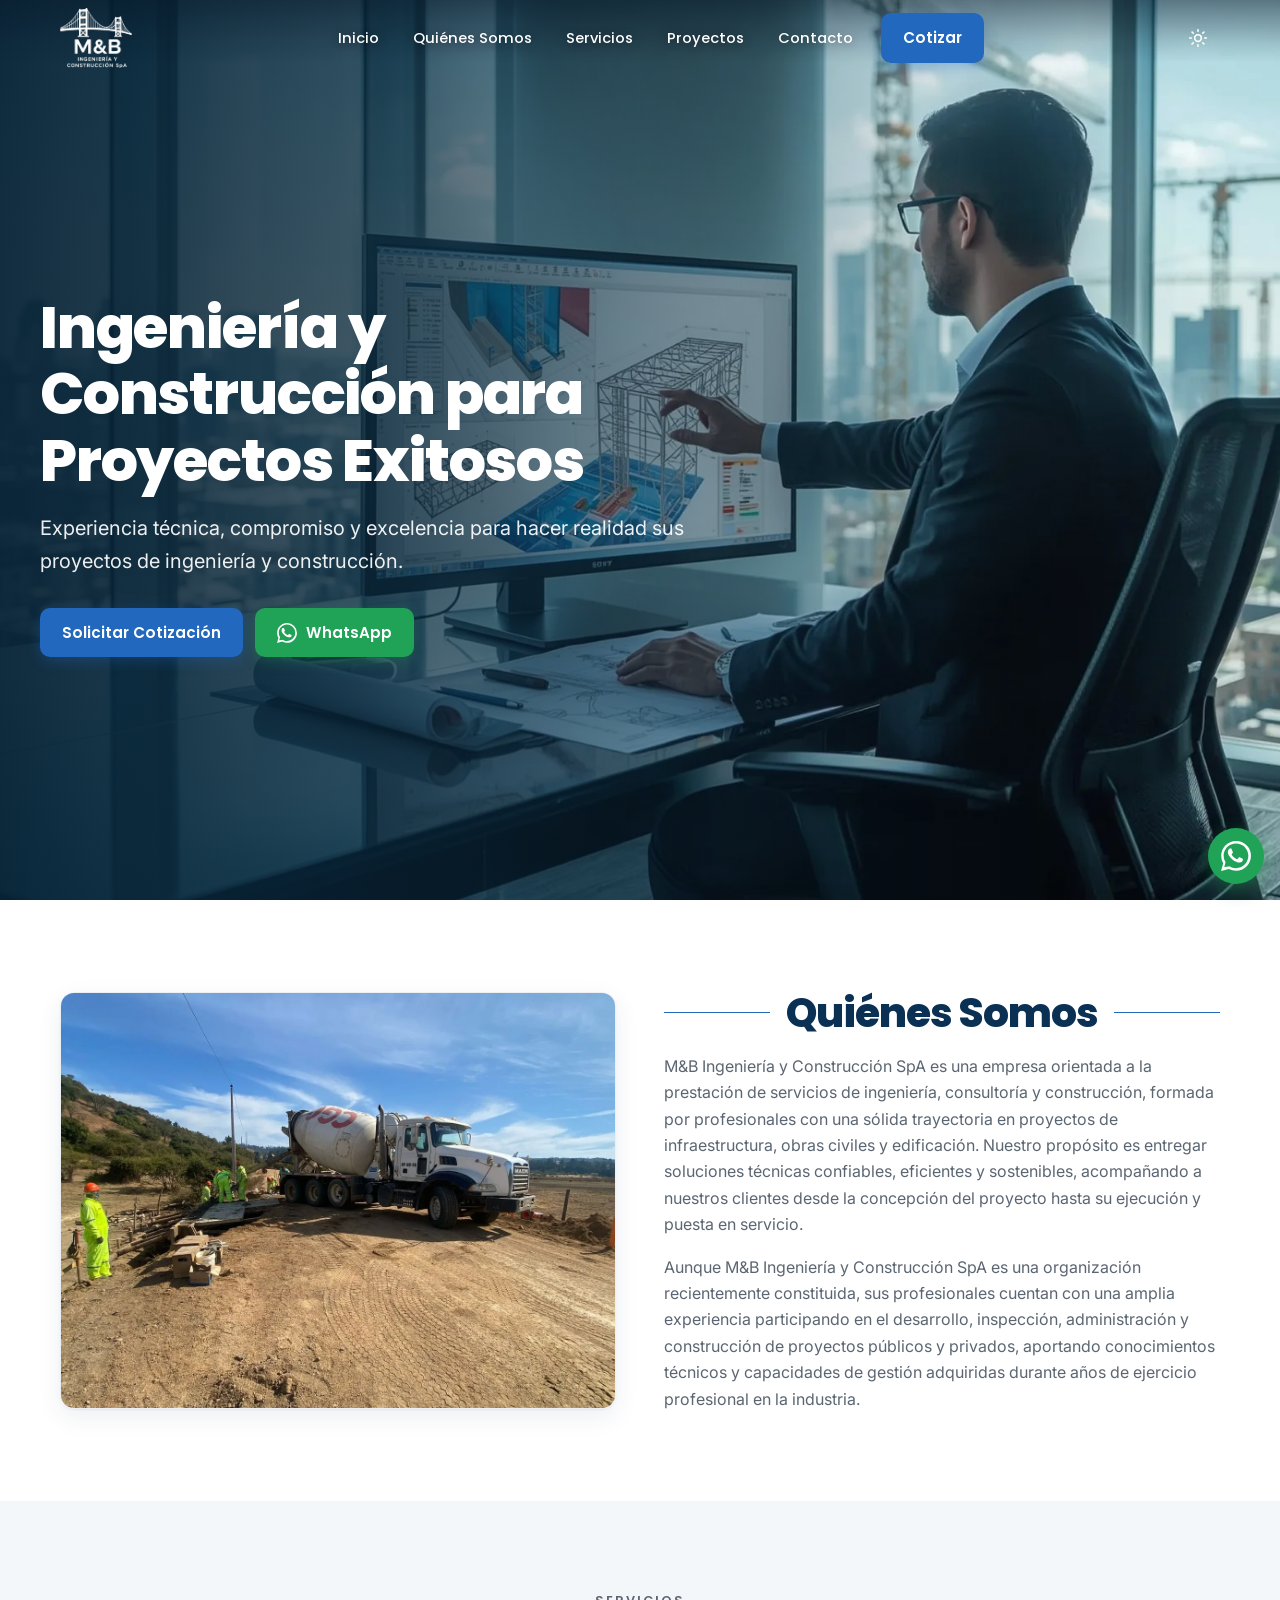
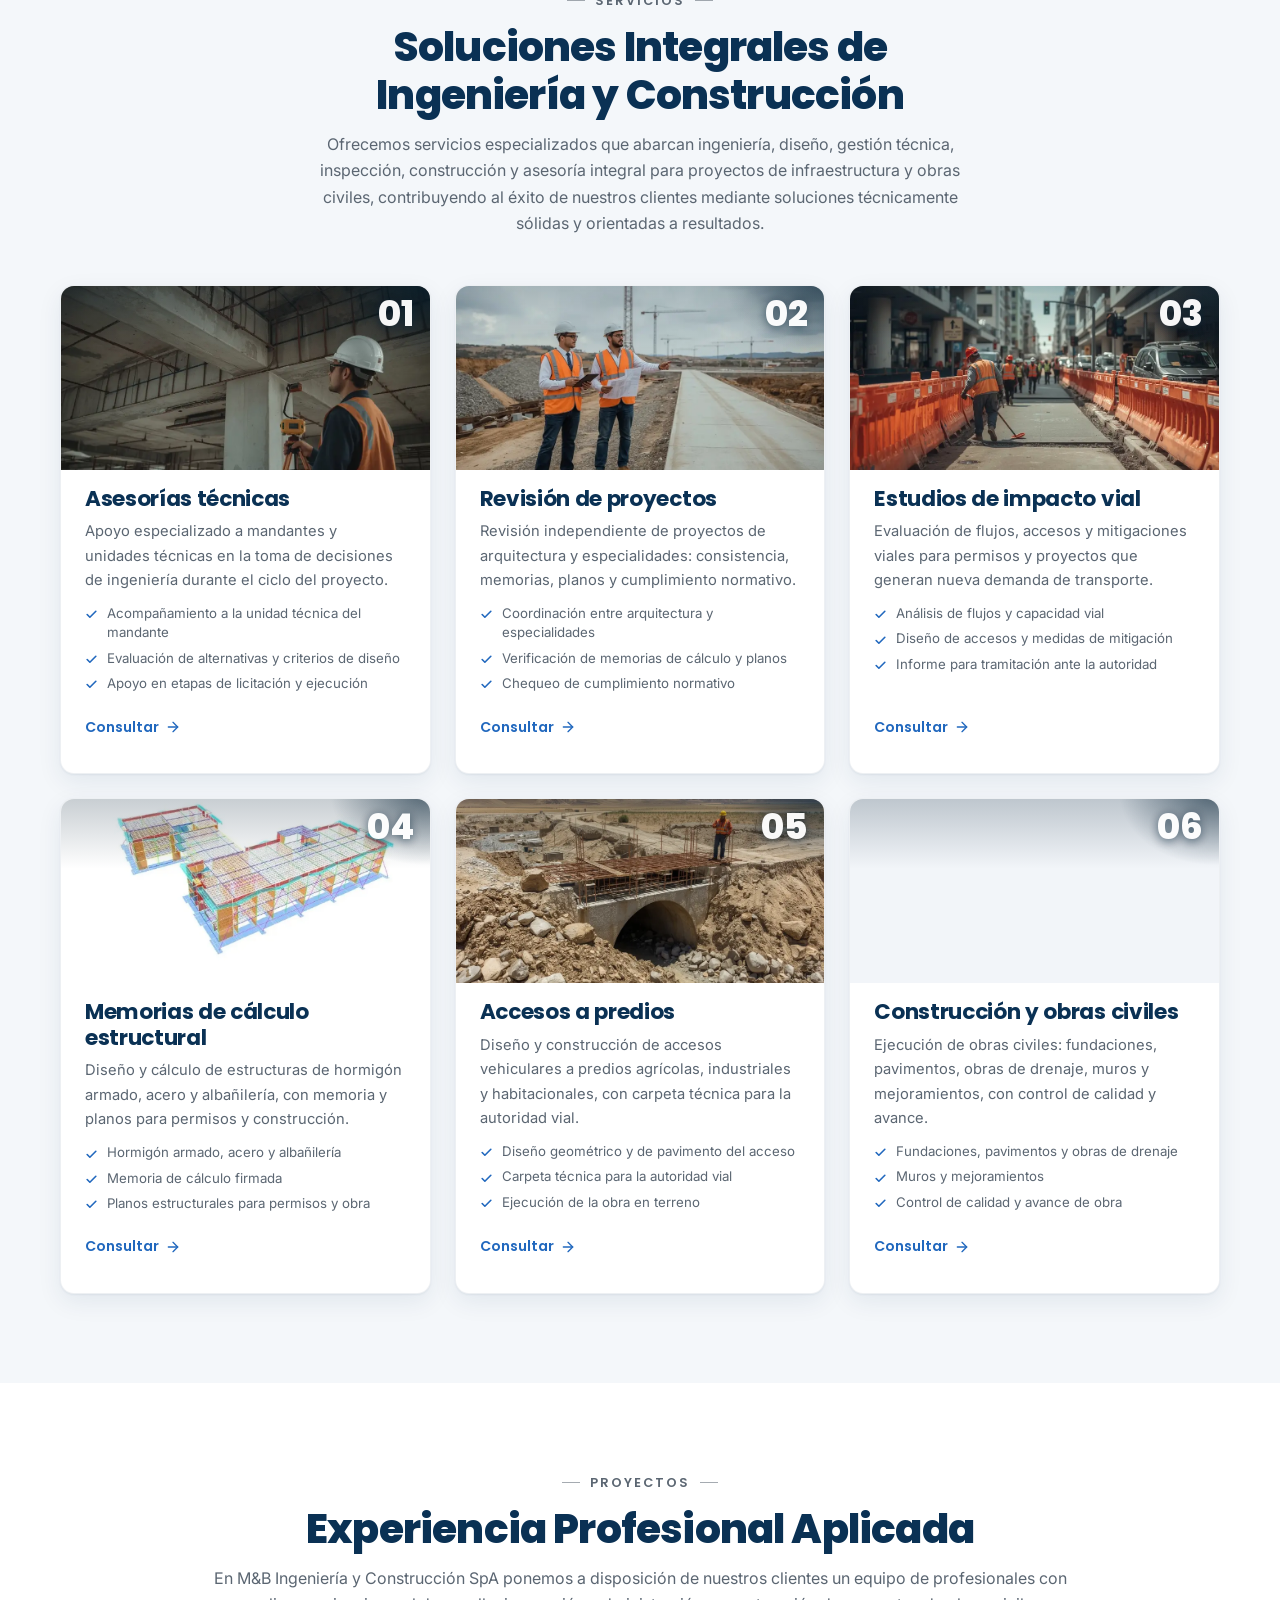
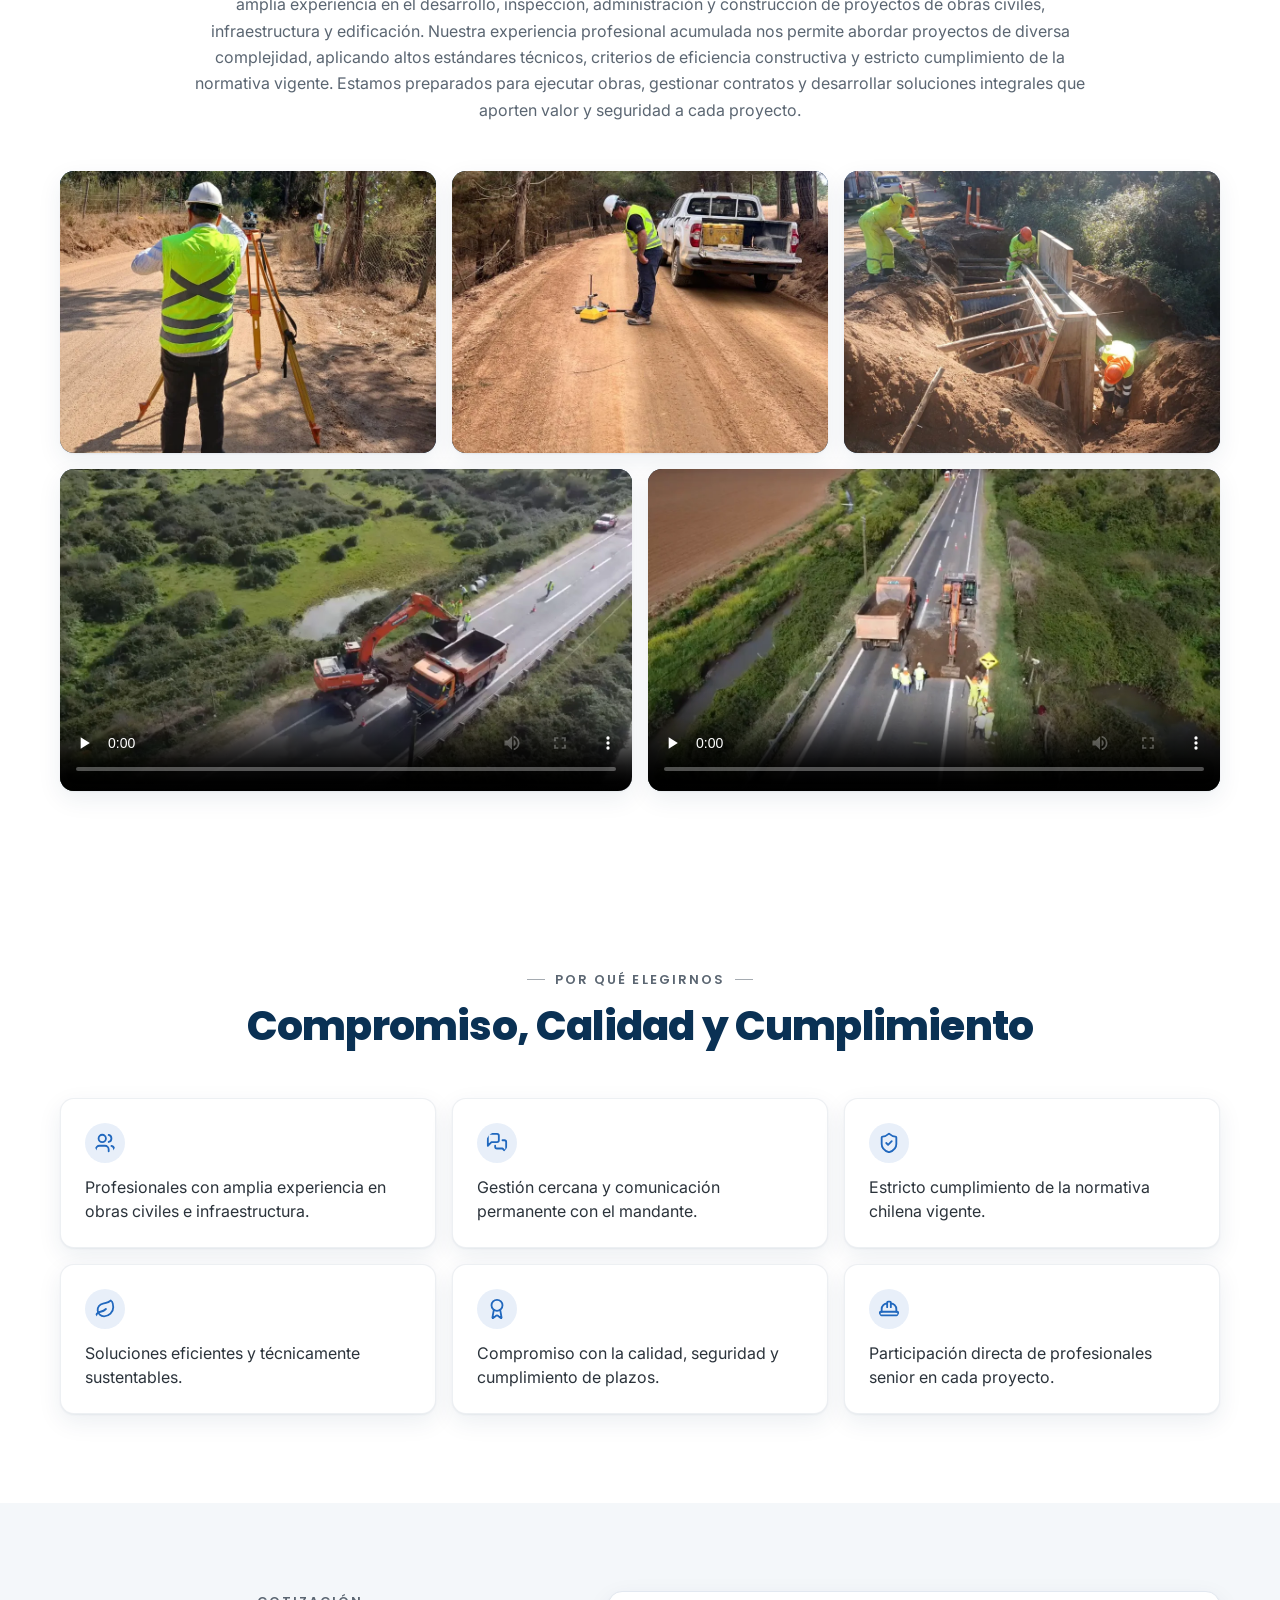
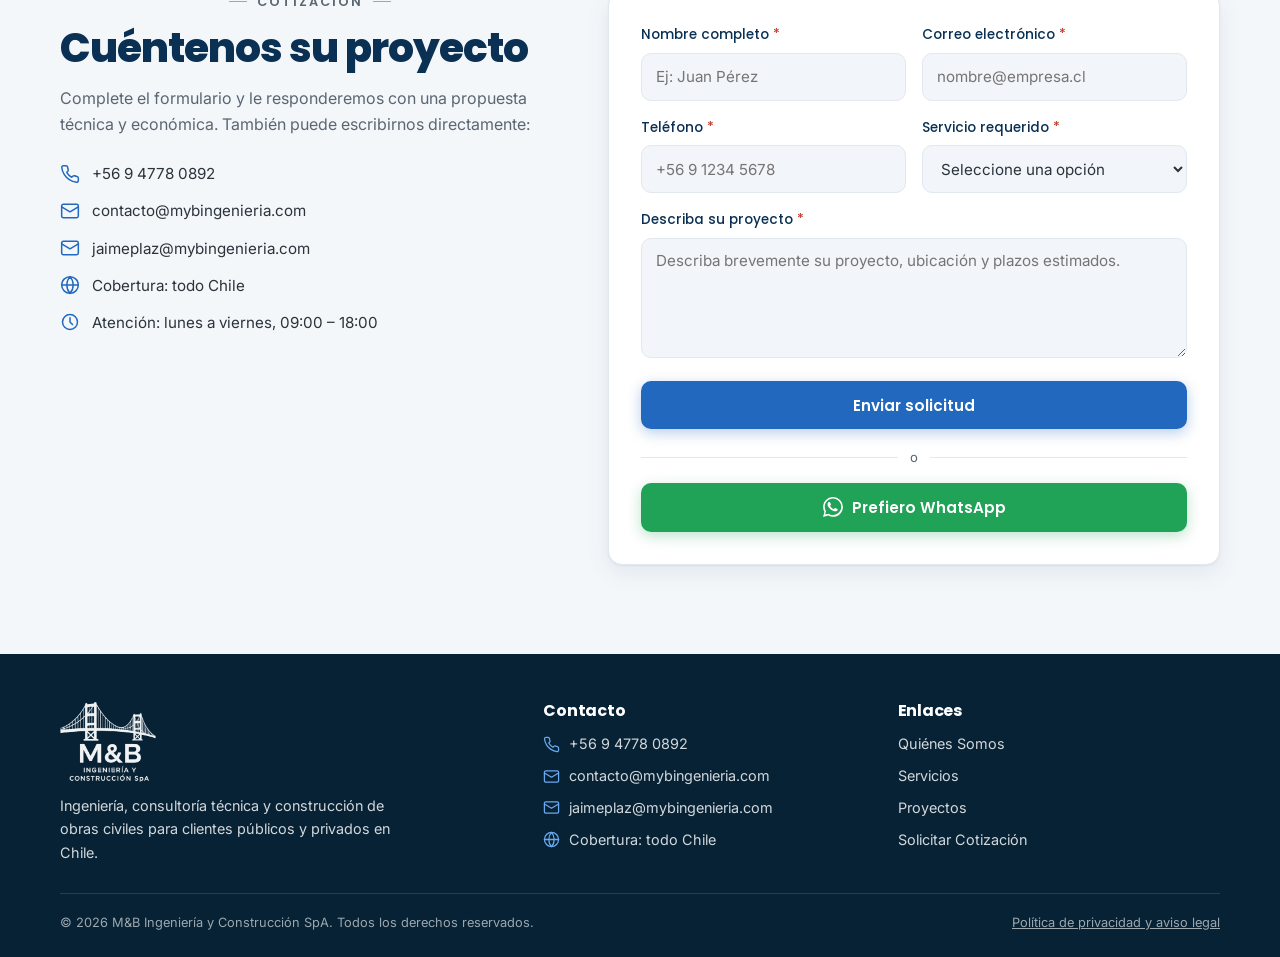
<file: index.html>
<!DOCTYPE html>
<html lang="es-CL">
<head>
<meta charset="UTF-8">
<meta name="viewport" content="width=device-width, initial-scale=1.0">

<title>M&amp;B Ingeniería y Construcción SpA | Consultoría y Obras Civiles en Chile</title>
<meta name="description" content="Ingeniería, consultoría técnica y construcción de obras civiles en Chile: asesorías técnicas, estudios de impacto vial, memorias de cálculo estructural y accesos a predios. Solicita tu cotización.">
<meta name="robots" content="index, follow, max-image-preview:large, max-snippet:-1, max-video-preview:-1">
<meta name="author" content="M&amp;B Ingeniería y Construcción SpA">
<meta name="geo.region" content="CL">
<meta name="geo.placename" content="Chile">
<link rel="canonical" href="https://my-b-ingenieria.vercel.app/">
<link rel="alternate" hreflang="es-cl" href="https://my-b-ingenieria.vercel.app/">
<link rel="alternate" hreflang="x-default" href="https://my-b-ingenieria.vercel.app/">
<meta name="theme-color" content="#0A3154">
<meta name="theme-color" content="#0A3154" media="(prefers-color-scheme: light)">
<meta name="theme-color" content="#0c1620" media="(prefers-color-scheme: dark)">
<script src="/assets/js/theme-init.js"></script>

<meta property="og:type" content="website">
<meta property="og:site_name" content="M&amp;B Ingeniería y Construcción SpA">
<meta property="og:title" content="M&amp;B Ingeniería y Construcción SpA | Ingeniería y Obras Civiles en Chile">
<meta property="og:description" content="Asesorías técnicas, estudios de impacto vial, memorias de cálculo estructural, accesos a predios y obras civiles para clientes públicos y privados en Chile.">
<meta property="og:url" content="https://my-b-ingenieria.vercel.app/">
<meta property="og:image" content="https://my-b-ingenieria.vercel.app/assets/img/og-cover.jpg">
<meta property="og:image:secure_url" content="https://my-b-ingenieria.vercel.app/assets/img/og-cover.jpg">
<meta property="og:image:type" content="image/jpeg">
<meta property="og:image:width" content="1200">
<meta property="og:image:height" content="630">
<meta property="og:image:alt" content="M&amp;B Ingeniería y Construcción SpA — Ingeniería y Construcción para Proyectos Exitosos">
<meta property="og:locale" content="es_CL">
<meta name="twitter:card" content="summary_large_image">
<meta name="twitter:title" content="M&amp;B Ingeniería y Construcción SpA">
<meta name="twitter:description" content="Ingeniería, consultoría técnica y construcción de obras civiles en Chile. Solicita tu cotización.">
<meta name="twitter:image" content="https://my-b-ingenieria.vercel.app/assets/img/og-cover.jpg">
<meta name="twitter:image:alt" content="M&amp;B Ingeniería y Construcción SpA — Ingeniería y Construcción para Proyectos Exitosos">

<link rel="icon" href="/assets/img/favicon.svg" type="image/svg+xml">

<link rel="preconnect" href="https://fonts.googleapis.com">
<link rel="preconnect" href="https://fonts.gstatic.com" crossorigin>
<link href="https://fonts.googleapis.com/css2?family=Poppins:wght@500;600;700;800&family=Inter:wght@400;500;600&display=swap" rel="stylesheet">

<link rel="preload" as="image" href="/assets/img/Herobg.webp" fetchpriority="high">

<link rel="stylesheet" href="/assets/css/styles.css?v=20260919">

<script type="application/ld+json" src="/assets/data/organization.jsonld"></script>

</head>

<body>

<a class="skip-link" href="#contenido">Saltar al contenido principal</a>

<header class="header">
  <div class="container header__inner">

        <a class="brand" href="#inicio" aria-label="M&amp;B Ingeniería y Construcción — Inicio">
      <img class="brand__logo" src="/assets/img/logo-myb.png" width="640" height="535"
           alt="M&amp;B Ingeniería y Construcción SpA">
    </a>

        <nav class="nav" aria-label="Navegación principal">
      <ul class="nav__list">
        <li><a class="nav__link" href="#inicio">Inicio</a></li>
        <li><a class="nav__link" href="#quienes-somos">Quiénes Somos</a></li>
        <li><a class="nav__link" href="#servicios">Servicios</a></li>
        <li><a class="nav__link" href="#proyectos">Proyectos</a></li>
        <li><a class="nav__link" href="#contacto">Contacto</a></li>
        <li><a class="btn btn--primary nav__cta" href="#cotizacion">Cotizar</a></li>
      </ul>
    </nav>

        <div class="header__actions">
      <button class="theme-toggle" id="theme-toggle" type="button"
              aria-label="Cambiar entre tema claro y oscuro" aria-pressed="false">
        <svg class="t-sun" aria-hidden="true" viewBox="0 0 24 24" fill="none" stroke="currentColor" stroke-width="1.9" stroke-linecap="round" stroke-linejoin="round"><circle cx="12" cy="12" r="4"/><path d="M12 2v2"/><path d="M12 20v2"/><path d="m4.93 4.93 1.41 1.41"/><path d="m17.66 17.66 1.41 1.41"/><path d="M2 12h2"/><path d="M20 12h2"/><path d="m6.34 17.66-1.41 1.41"/><path d="m19.07 4.93-1.41 1.41"/></svg>
        <svg class="t-moon" aria-hidden="true" viewBox="0 0 24 24" fill="none" stroke="currentColor" stroke-width="1.9" stroke-linecap="round" stroke-linejoin="round"><path d="M12 3a6 6 0 0 0 9 9 9 9 0 1 1-9-9z"/></svg>
      </button>

            <button class="hamburger" id="hamburger" aria-label="Abrir menú de navegación" aria-expanded="false" aria-controls="mobile-menu">
        <span></span><span></span><span></span>
      </button>
    </div>
  </div>
</header>

<nav class="mobile-menu" id="mobile-menu" aria-label="Navegación móvil">
  <ul class="mobile-menu__list">
    <li><a class="mobile-menu__link" href="#inicio">Inicio</a></li>
    <li><a class="mobile-menu__link" href="#quienes-somos">Quiénes Somos</a></li>
    <li><a class="mobile-menu__link" href="#servicios">Servicios</a></li>
    <li><a class="mobile-menu__link" href="#proyectos">Proyectos</a></li>
    <li><a class="mobile-menu__link" href="#contacto">Contacto</a></li>
  </ul>
  <a class="btn btn--primary btn--block" href="#cotizacion">Solicitar Cotización</a>
</nav>

<main id="contenido">

    <section class="hero" id="inicio">
    <div class="container hero__inner">
      <h1>Ingeniería y Construcción para Proyectos Exitosos</h1>
      <p class="hero__lead">
        Experiencia técnica, compromiso y excelencia para hacer realidad sus proyectos de
        ingeniería y construcción.
      </p>
      <div class="hero__ctas">
        <a class="btn btn--primary" href="#cotizacion">Solicitar Cotización</a>
                <a class="btn btn--wpp"
           href="https://wa.me/56947780892?text=Hola%20M%26B%20Ingenier%C3%ADa%20y%20Construcci%C3%B3n%2C%20quisiera%20solicitar%20una%20cotizaci%C3%B3n."
           target="_blank" rel="noopener">
          <svg aria-hidden="true" viewBox="0 0 24 24" width="20" height="20" fill="currentColor"><path d="M.057 24l1.687-6.163a11.867 11.867 0 01-1.587-5.945C.16 5.335 5.495 0 12.05 0a11.817 11.817 0 018.413 3.488 11.824 11.824 0 013.48 8.414c-.003 6.557-5.338 11.892-11.893 11.892a11.9 11.9 0 01-5.688-1.448L.057 24zM6.597 20.13c1.676.995 3.276 1.591 5.392 1.592 5.448 0 9.886-4.434 9.889-9.885.002-5.462-4.415-9.89-9.881-9.892-5.452 0-9.887 4.434-9.889 9.884a9.821 9.821 0 001.523 5.263l-.999 3.648 3.646-.283zM17.5 14.4c-.074-.124-.272-.198-.57-.347-.297-.149-1.758-.868-2.031-.967-.272-.099-.47-.148-.669.15-.198.297-.767.966-.94 1.164-.173.199-.347.223-.644.075-.297-.15-1.255-.463-2.39-1.475-.883-.788-1.48-1.761-1.653-2.059-.173-.297-.019-.458.13-.606.134-.133.297-.347.446-.52.149-.174.198-.298.297-.497.099-.198.05-.372-.025-.521-.074-.149-.669-1.612-.916-2.207-.242-.579-.487-.5-.669-.51l-.57-.01c-.198 0-.52.074-.792.372-.272.297-1.04 1.016-1.04 2.479 0 1.462 1.065 2.875 1.213 3.074.149.198 2.095 3.2 5.076 4.487.71.306 1.263.489 1.694.626.712.226 1.36.194 1.872.118.571-.085 1.758-.719 2.006-1.413.248-.694.248-1.289.173-1.413z"/></svg>
          WhatsApp
        </a>
      </div>

          </div>
  </section>

    <section class="section" id="quienes-somos">
    <div class="container">
      <div class="about__grid reveal">

                <div class="about__media">
          <img src="/assets/img/QuienesSomos-obra.webp"
               alt="Camión mixer de hormigón junto a una cuadrilla trabajando en la obra de un camino rural"
               loading="lazy" width="1200" height="900">
        </div>

                <div class="about__body">
          <h2 class="about__title">Quiénes Somos</h2>
          <p>
            M&amp;B Ingeniería y Construcción SpA es una empresa orientada a la prestación de
            servicios de ingeniería, consultoría y construcción, formada por profesionales con
            una sólida trayectoria en proyectos de infraestructura, obras civiles y edificación.
            Nuestro propósito es entregar soluciones técnicas confiables, eficientes y
            sostenibles, acompañando a nuestros clientes desde la concepción del proyecto hasta
            su ejecución y puesta en servicio.
          </p>
          <p>
            Aunque M&amp;B Ingeniería y Construcción SpA es una organización recientemente
            constituida, sus profesionales cuentan con una amplia experiencia participando en el
            desarrollo, inspección, administración y construcción de proyectos públicos y
            privados, aportando conocimientos técnicos y capacidades de gestión adquiridas
            durante años de ejercicio profesional en la industria.
          </p>
        </div>
      </div>
    </div>
  </section>

    <section class="section section--alt" id="servicios">
    <div class="container">
      <div class="section__head reveal">
        <p class="section__eyebrow">Servicios</p>
        <h2 class="section__title">Soluciones Integrales de Ingeniería y Construcción</h2>
        <p class="section__text">
          Ofrecemos servicios especializados que abarcan ingeniería, diseño, gestión técnica,
          inspección, construcción y asesoría integral para proyectos de infraestructura y obras
          civiles, contribuyendo al éxito de nuestros clientes mediante soluciones técnicamente
          sólidas y orientadas a resultados.
        </p>
      </div>

      <div class="services__grid">

                <article class="service-card reveal">
          <div class="service-card__media">
            <img src="/assets/img/asesoriastecnicas.webp" alt="Profesional en obra revisando una estructura de hormigón con instrumento topográfico" loading="lazy" decoding="async" width="900" height="675">
          </div>
          <span class="service-card__num" aria-hidden="true">01</span>
          <h3>Asesorías técnicas</h3>
          <p>Apoyo especializado a mandantes y unidades técnicas en la toma de decisiones de ingeniería durante el ciclo del proyecto.</p>
          <ul class="service-card__points">
            <li>Acompañamiento a la unidad técnica del mandante</li>
            <li>Evaluación de alternativas y criterios de diseño</li>
            <li>Apoyo en etapas de licitación y ejecución</li>
          </ul>
          <a class="service-card__link" href="#cotizacion" data-service="Asesorías técnicas">
            Consultar
            <svg viewBox="0 0 24 24" fill="none" stroke="currentColor" stroke-width="2" stroke-linecap="round" stroke-linejoin="round"><path d="M5 12h14"/><path d="M12 5l7 7-7 7"/></svg>
          </a>
        </article>

                <article class="service-card reveal">
          <div class="service-card__media">
            <img src="/assets/img/Revisionproyectos.webp" alt="Dos ingenieros con planos revisando el trazado de un camino en construcción" loading="lazy" decoding="async" width="900" height="675">
          </div>
          <span class="service-card__num" aria-hidden="true">02</span>
          <h3>Revisión de proyectos</h3>
          <p>Revisión independiente de proyectos de arquitectura y especialidades: consistencia, memorias, planos y cumplimiento normativo.</p>
          <ul class="service-card__points">
            <li>Coordinación entre arquitectura y especialidades</li>
            <li>Verificación de memorias de cálculo y planos</li>
            <li>Chequeo de cumplimiento normativo</li>
          </ul>
          <a class="service-card__link" href="#cotizacion" data-service="Revisión de proyectos">
            Consultar
            <svg viewBox="0 0 24 24" fill="none" stroke="currentColor" stroke-width="2" stroke-linecap="round" stroke-linejoin="round"><path d="M5 12h14"/><path d="M12 5l7 7-7 7"/></svg>
          </a>
        </article>

                <article class="service-card reveal">
          <div class="service-card__media">
            <img src="/assets/img/estudiosimpactovial.webp" alt="Trabajos viales con barreras de seguridad naranjas en una calle urbana con tránsito" loading="lazy" decoding="async" width="900" height="675">
          </div>
          <span class="service-card__num" aria-hidden="true">03</span>
          <h3>Estudios de impacto vial</h3>
          <p>Evaluación de flujos, accesos y mitigaciones viales para permisos y proyectos que generan nueva demanda de transporte.</p>
          <ul class="service-card__points">
            <li>Análisis de flujos y capacidad vial</li>
            <li>Diseño de accesos y medidas de mitigación</li>
            <li>Informe para tramitación ante la autoridad</li>
          </ul>
          <a class="service-card__link" href="#cotizacion" data-service="Estudios de impacto vial">
            Consultar
            <svg viewBox="0 0 24 24" fill="none" stroke="currentColor" stroke-width="2" stroke-linecap="round" stroke-linejoin="round"><path d="M5 12h14"/><path d="M12 5l7 7-7 7"/></svg>
          </a>
        </article>

                <article class="service-card reveal">
          <div class="service-card__media">
            <img src="/assets/img/memoriasdecalculo.webp" alt="Modelo estructural tridimensional de una edificación, usado en la memoria de cálculo" loading="lazy" decoding="async" width="1000" height="658">
          </div>
          <span class="service-card__num" aria-hidden="true">04</span>
          <h3>Memorias de cálculo estructural</h3>
          <p>Diseño y cálculo de estructuras de hormigón armado, acero y albañilería, con memoria y planos para permisos y construcción.</p>
          <ul class="service-card__points">
            <li>Hormigón armado, acero y albañilería</li>
            <li>Memoria de cálculo firmada</li>
            <li>Planos estructurales para permisos y obra</li>
          </ul>
          <a class="service-card__link" href="#cotizacion" data-service="Memorias de cálculo estructural">
            Consultar
            <svg viewBox="0 0 24 24" fill="none" stroke="currentColor" stroke-width="2" stroke-linecap="round" stroke-linejoin="round"><path d="M5 12h14"/><path d="M12 5l7 7-7 7"/></svg>
          </a>
        </article>

                <article class="service-card reveal">
          <div class="service-card__media">
            <img src="/assets/img/accesopredios.webp" alt="Acceso vehicular con alcantarilla de cajón en construcción hacia un predio rural" loading="lazy" decoding="async" width="900" height="675">
          </div>
          <span class="service-card__num" aria-hidden="true">05</span>
          <h3>Accesos a predios</h3>
          <p>Diseño y construcción de accesos vehiculares a predios agrícolas, industriales y habitacionales, con carpeta técnica para la autoridad vial.</p>
          <ul class="service-card__points">
            <li>Diseño geométrico y de pavimento del acceso</li>
            <li>Carpeta técnica para la autoridad vial</li>
            <li>Ejecución de la obra en terreno</li>
          </ul>
          <a class="service-card__link" href="#cotizacion" data-service="Accesos a predios">
            Consultar
            <svg viewBox="0 0 24 24" fill="none" stroke="currentColor" stroke-width="2" stroke-linecap="round" stroke-linejoin="round"><path d="M5 12h14"/><path d="M12 5l7 7-7 7"/></svg>
          </a>
        </article>

                <article class="service-card reveal">
          <div class="service-card__media">
            <img src="/assets/img/construccionobrasciviles.webp" alt="Maquinaria de movimiento de tierras trabajando en un camino al atardecer" loading="lazy" decoding="async" width="1000" height="567">
          </div>
          <span class="service-card__num" aria-hidden="true">06</span>
          <h3>Construcción y obras civiles</h3>
          <p>Ejecución de obras civiles: fundaciones, pavimentos, obras de drenaje, muros y mejoramientos, con control de calidad y avance.</p>
          <ul class="service-card__points">
            <li>Fundaciones, pavimentos y obras de drenaje</li>
            <li>Muros y mejoramientos</li>
            <li>Control de calidad y avance de obra</li>
          </ul>
          <a class="service-card__link" href="#cotizacion" data-service="Construcción y obras civiles">
            Consultar
            <svg viewBox="0 0 24 24" fill="none" stroke="currentColor" stroke-width="2" stroke-linecap="round" stroke-linejoin="round"><path d="M5 12h14"/><path d="M12 5l7 7-7 7"/></svg>
          </a>
        </article>

      </div>
    </div>
  </section>

    <section class="section" id="proyectos">
    <div class="container">
      <div class="section__head section__head--wide reveal">
        <p class="section__eyebrow">Proyectos</p>
        <h2 class="section__title">Experiencia Profesional Aplicada</h2>
        <p class="section__text">
          En M&amp;B Ingeniería y Construcción SpA ponemos a disposición de nuestros clientes un
          equipo de profesionales con amplia experiencia en el desarrollo, inspección,
          administración y construcción de proyectos de obras civiles, infraestructura y
          edificación. Nuestra experiencia profesional acumulada nos permite abordar proyectos
          de diversa complejidad, aplicando altos estándares técnicos, criterios de eficiencia
          constructiva y estricto cumplimiento de la normativa vigente. Estamos preparados para
          ejecutar obras, gestionar contratos y desarrollar soluciones integrales que aporten
          valor y seguridad a cada proyecto.
        </p>
      </div>

      <div class="gallery__grid">
        <figure class="project reveal">
          <img src="/assets/img/proyecto-1.webp?v=2" alt="Topógrafo con casco y chaleco reflectante operando un instrumento topográfico sobre trípode en un camino rural, con un jalonero al fondo" loading="lazy" width="600" height="450">
          <figcaption class="project__label">Levantamiento topográfico en camino rural</figcaption>
        </figure>
        <figure class="project reveal">
          <img src="/assets/img/proyecto-7.webp" alt="Profesional con casco y chaleco reflectante realizando un ensayo de compactación con densímetro sobre un camino de tierra, junto a una camioneta" loading="lazy" width="600" height="450">
          <figcaption class="project__label">Control de calidad: ensayo de compactación en terreno</figcaption>
        </figure>
        <figure class="project reveal">
          <img src="/assets/img/proyecto-6.webp?v=2" alt="Obreros con ropa de alta visibilidad instalando la formaleta de madera de una alcantarilla de cajón en una excavación junto a un camino" loading="lazy" width="600" height="450">
          <figcaption class="project__label">Formaleta de alcantarilla de cajón en construcción</figcaption>
        </figure>
      </div>

      <div class="videos__grid">
        <div class="video reveal">
          <video controls preload="none" playsinline width="1280" height="720"
                 poster="/assets/img/poster-myb1.webp"
                 aria-label="Video aéreo de una excavadora cargando un camión durante una faena sobre una carretera">
            <source src="/assets/video/myb1.mp4" type="video/mp4">
            Su navegador no puede reproducir este video.
          </video>
        </div>
        <div class="video reveal">
          <video controls preload="none" playsinline width="1280" height="720"
                 poster="/assets/img/poster-myb2.webp"
                 aria-label="Video aéreo de una faena vial con camión, excavadora y personal trabajando en la calzada">
            <source src="/assets/video/myb2.mp4" type="video/mp4">
            Su navegador no puede reproducir este video.
          </video>
        </div>
      </div>
    </div>
  </section>

  <section class="section" id="por-que-elegirnos">
    <div class="container">
      <div class="section__head section__head--wide reveal">
        <p class="section__eyebrow">Por Qué Elegirnos</p>
        <h2 class="section__title">Compromiso, Calidad y Cumplimiento</h2>
      </div>

      <ul class="checklist">
        <li class="reveal">
          <div class="checklist__item">
            <svg aria-hidden="true" viewBox="0 0 24 24" fill="none" stroke="currentColor" stroke-width="2" stroke-linecap="round" stroke-linejoin="round"><path d="M16 21v-2a4 4 0 0 0-4-4H6a4 4 0 0 0-4 4v2"/><circle cx="9" cy="7" r="4"/><path d="M22 21v-2a4 4 0 0 0-3-3.87"/><path d="M16 3.13a4 4 0 0 1 0 7.75"/></svg>
            <span>Profesionales con amplia experiencia en obras civiles e infraestructura.</span>
          </div>
        </li>
        <li class="reveal">
          <div class="checklist__item">
            <svg aria-hidden="true" viewBox="0 0 24 24" fill="none" stroke="currentColor" stroke-width="2" stroke-linecap="round" stroke-linejoin="round"><path d="M14 9a2 2 0 0 1-2 2H6l-4 4V4a2 2 0 0 1 2-2h8a2 2 0 0 1 2 2z"/><path d="M18 9h2a2 2 0 0 1 2 2v11l-4-4h-6a2 2 0 0 1-2-2v-1"/></svg>
            <span>Gestión cercana y comunicación permanente con el mandante.</span>
          </div>
        </li>
        <li class="reveal">
          <div class="checklist__item">
            <svg aria-hidden="true" viewBox="0 0 24 24" fill="none" stroke="currentColor" stroke-width="2" stroke-linecap="round" stroke-linejoin="round"><path d="M20 13c0 5-3.5 7.5-7.66 8.95a1 1 0 0 1-.67-.01C7.5 20.5 4 18 4 13V6a1 1 0 0 1 1-1c2 0 4.5-1.2 6.24-2.72a1.17 1.17 0 0 1 1.52 0C14.51 3.81 17 5 19 5a1 1 0 0 1 1 1z"/><path d="m9 12 2 2 4-4"/></svg>
            <span>Estricto cumplimiento de la normativa chilena vigente.</span>
          </div>
        </li>
        <li class="reveal">
          <div class="checklist__item">
            <svg aria-hidden="true" viewBox="0 0 24 24" fill="none" stroke="currentColor" stroke-width="2" stroke-linecap="round" stroke-linejoin="round"><path d="M11 20A7 7 0 0 1 9.8 6.1C15.5 5 17 4.48 19 2c1 2 2 4.18 2 8 0 5.5-4.78 10-10 10Z"/><path d="M2 21c0-3 1.85-5.36 5.08-6C9.5 14.52 12 13 13 12"/></svg>
            <span>Soluciones eficientes y técnicamente sustentables.</span>
          </div>
        </li>
        <li class="reveal">
          <div class="checklist__item">
            <svg aria-hidden="true" viewBox="0 0 24 24" fill="none" stroke="currentColor" stroke-width="2" stroke-linecap="round" stroke-linejoin="round"><path d="m15.477 12.89 1.515 8.526a.5.5 0 0 1-.81.47l-3.58-2.687a1 1 0 0 0-1.197 0l-3.586 2.686a.5.5 0 0 1-.81-.469l1.514-8.526"/><circle cx="12" cy="8" r="6"/></svg>
            <span>Compromiso con la calidad, seguridad y cumplimiento de plazos.</span>
          </div>
        </li>
        <li class="reveal">
          <div class="checklist__item">
            <svg aria-hidden="true" viewBox="0 0 24 24" fill="none" stroke="currentColor" stroke-width="2" stroke-linecap="round" stroke-linejoin="round"><path d="M10 10V5a1 1 0 0 1 1-1h2a1 1 0 0 1 1 1v5"/><path d="M14 6a6 6 0 0 1 6 6v3"/><path d="M4 15v-3a6 6 0 0 1 6-6"/><rect x="2" y="15" width="20" height="4" rx="1"/></svg>
            <span>Participación directa de profesionales senior en cada proyecto.</span>
          </div>
        </li>
      </ul>
    </div>
  </section>

    <section class="section section--alt" id="cotizacion">
    <div class="container">
      <div class="quote__grid">

                <aside class="quote__aside reveal" id="contacto">
          <p class="section__eyebrow">Cotización</p>
          <h2>Cuéntenos su proyecto</h2>
          <p>Complete el formulario y le responderemos con una propuesta técnica y económica. También puede escribirnos directamente:</p>
          <ul class="quote__contact">
            <li>
              <svg aria-hidden="true" viewBox="0 0 24 24" fill="none" stroke="currentColor" stroke-width="1.8" stroke-linecap="round" stroke-linejoin="round"><path d="M22 16.92v3a2 2 0 0 1-2.18 2 19.79 19.79 0 0 1-8.63-3.07 19.5 19.5 0 0 1-6-6 19.79 19.79 0 0 1-3.07-8.67A2 2 0 0 1 4.11 2h3a2 2 0 0 1 2 1.72c.13.96.36 1.9.7 2.81a2 2 0 0 1-.45 2.11L8.09 9.91a16 16 0 0 0 6 6l1.27-1.27a2 2 0 0 1 2.11-.45c.91.34 1.85.57 2.81.7A2 2 0 0 1 22 16.92z"/></svg>
              <a href="tel:+56947780892">+56 9 4778 0892</a>
            </li>
            <li>
              <svg aria-hidden="true" viewBox="0 0 24 24" fill="none" stroke="currentColor" stroke-width="1.8" stroke-linecap="round" stroke-linejoin="round"><rect x="2" y="4" width="20" height="16" rx="2"/><path d="m22 7-10 6L2 7"/></svg>
              <a href="mailto:contacto@mybingenieria.com">contacto@mybingenieria.com</a>
            </li>
            <li>
              <svg aria-hidden="true" viewBox="0 0 24 24" fill="none" stroke="currentColor" stroke-width="1.8" stroke-linecap="round" stroke-linejoin="round"><rect x="2" y="4" width="20" height="16" rx="2"/><path d="m22 7-10 6L2 7"/></svg>
              <a href="mailto:jaimeplaz@mybingenieria.com">jaimeplaz@mybingenieria.com</a>
            </li>
            <li>
              <svg aria-hidden="true" viewBox="0 0 24 24" fill="none" stroke="currentColor" stroke-width="1.8" stroke-linecap="round" stroke-linejoin="round"><circle cx="12" cy="12" r="10"/><path d="M2 12h20"/><path d="M12 2a15 15 0 0 1 0 20 15 15 0 0 1 0-20z"/></svg>
              <span>Cobertura: todo Chile</span>
            </li>
            <li>
              <svg aria-hidden="true" viewBox="0 0 24 24" fill="none" stroke="currentColor" stroke-width="1.8" stroke-linecap="round" stroke-linejoin="round"><circle cx="12" cy="12" r="9"/><path d="M12 7v5l3 3"/></svg>
              <span>Atención: lunes a viernes, 09:00 – 18:00</span>
            </li>
          </ul>
        </aside>

                <div class="reveal">
                    <form class="form" id="quote-form"
                action="https://formspree.io/f/moeqgnrn"
                method="POST" novalidate>

            <div class="form__status" id="form-status" role="status" aria-live="polite"></div>

                        <input type="text" name="_gotcha" class="visually-hidden" tabindex="-1" autocomplete="off" aria-hidden="true">
                        <input type="hidden" name="_subject" value="Nueva solicitud de cotización — Sitio web M&amp;B Ingeniería">

            <div class="form__row">
              <div class="field">
                <label for="nombre">Nombre completo <span class="req" aria-hidden="true">*</span></label>
                <input type="text" id="nombre" name="nombre" autocomplete="name"
                       required minlength="3" placeholder="Ej: Juan Pérez">
                <p class="field__error">Ingrese su nombre (mínimo 3 caracteres).</p>
              </div>

              <div class="field">
                <label for="email">Correo electrónico <span class="req" aria-hidden="true">*</span></label>
                <input type="email" id="email" name="email" autocomplete="email"
                       required placeholder="nombre@empresa.cl">
                <p class="field__error">Ingrese un correo electrónico válido.</p>
              </div>
            </div>

            <div class="form__row">
              <div class="field">
                <label for="telefono">Teléfono <span class="req" aria-hidden="true">*</span></label>
                                <input type="tel" id="telefono" name="telefono" autocomplete="tel"
                       required
                       pattern="(\+?56)?[\s.\-]?0?9[\s.\-]?\d{4}[\s.\-]?\d{4}"
                       placeholder="+56 9 1234 5678"
                       title="Formato chileno: +56 9 1234 5678">
                <p class="field__error">Ingrese un teléfono chileno válido (+56 9 XXXX XXXX).</p>
              </div>

              <div class="field">
                <label for="servicio">Servicio requerido <span class="req" aria-hidden="true">*</span></label>
                <select id="servicio" name="servicio" required>
                  <option value="" disabled selected>Seleccione una opción</option>
                  <option>Asesorías técnicas</option>
                  <option>Revisión de proyectos</option>
                  <option>Estudios de impacto vial</option>
                  <option>Memorias de cálculo estructural</option>
                  <option>Accesos a predios</option>
                  <option>Construcción y obras civiles</option>
                </select>
                <p class="field__error">Seleccione el servicio que necesita.</p>
              </div>
            </div>

            <div class="field">
              <label for="mensaje">Describa su proyecto <span class="req" aria-hidden="true">*</span></label>
              <textarea id="mensaje" name="mensaje" required minlength="10"
                        placeholder="Describa brevemente su proyecto, ubicación y plazos estimados."></textarea>
              <p class="field__error">Cuéntenos brevemente su proyecto (mínimo 10 caracteres).</p>
            </div>

            <button type="submit" class="btn btn--primary btn--block" id="submit-btn">
              Enviar solicitud
            </button>

            <div class="form__divider">o</div>

                        <a class="btn btn--wpp btn--block" id="wpp-form-btn"
               href="https://wa.me/56947780892?text=Hola%20M%26B%20Ingenier%C3%ADa%20y%20Construcci%C3%B3n%2C%20quisiera%20solicitar%20una%20cotizaci%C3%B3n."
               target="_blank" rel="noopener">
              <svg aria-hidden="true" viewBox="0 0 24 24" width="20" height="20" fill="currentColor"><path d="M.057 24l1.687-6.163a11.867 11.867 0 01-1.587-5.945C.16 5.335 5.495 0 12.05 0a11.817 11.817 0 018.413 3.488 11.824 11.824 0 013.48 8.414c-.003 6.557-5.338 11.892-11.893 11.892a11.9 11.9 0 01-5.688-1.448L.057 24zM6.597 20.13c1.676.995 3.276 1.591 5.392 1.592 5.448 0 9.886-4.434 9.889-9.885.002-5.462-4.415-9.89-9.881-9.892-5.452 0-9.887 4.434-9.889 9.884a9.821 9.821 0 001.523 5.263l-.999 3.648 3.646-.283zM17.5 14.4c-.074-.124-.272-.198-.57-.347-.297-.149-1.758-.868-2.031-.967-.272-.099-.47-.148-.669.15-.198.297-.767.966-.94 1.164-.173.199-.347.223-.644.075-.297-.15-1.255-.463-2.39-1.475-.883-.788-1.48-1.761-1.653-2.059-.173-.297-.019-.458.13-.606.134-.133.297-.347.446-.52.149-.174.198-.298.297-.497.099-.198.05-.372-.025-.521-.074-.149-.669-1.612-.916-2.207-.242-.579-.487-.5-.669-.51l-.57-.01c-.198 0-.52.074-.792.372-.272.297-1.04 1.016-1.04 2.479 0 1.462 1.065 2.875 1.213 3.074.149.198 2.095 3.2 5.076 4.487.71.306 1.263.489 1.694.626.712.226 1.36.194 1.872.118.571-.085 1.758-.719 2.006-1.413.248-.694.248-1.289.173-1.413z"/></svg>
              Prefiero WhatsApp
            </a>
          </form>
        </div>

      </div>
    </div>
  </section>

</main>

<footer class="footer">
  <div class="container">
    <div class="footer__grid">

      <div>
        <h3 class="footer__brand">
          <img src="/assets/img/logo-myb.png" width="640" height="535"
               alt="M&amp;B Ingeniería y Construcción SpA">
        </h3>
        <p class="footer__desc">
          Ingeniería, consultoría técnica y construcción de obras civiles para clientes
          públicos y privados en Chile.
        </p>
      </div>

      <div>
        <h3>Contacto</h3>
        <ul class="footer__contact">
          <li>
            <svg aria-hidden="true" viewBox="0 0 24 24" fill="none" stroke="currentColor" stroke-width="1.8" stroke-linecap="round" stroke-linejoin="round"><path d="M22 16.92v3a2 2 0 0 1-2.18 2 19.79 19.79 0 0 1-8.63-3.07 19.5 19.5 0 0 1-6-6 19.79 19.79 0 0 1-3.07-8.67A2 2 0 0 1 4.11 2h3a2 2 0 0 1 2 1.72c.13.96.36 1.9.7 2.81a2 2 0 0 1-.45 2.11L8.09 9.91a16 16 0 0 0 6 6l1.27-1.27a2 2 0 0 1 2.11-.45c.91.34 1.85.57 2.81.7A2 2 0 0 1 22 16.92z"/></svg>
            <a href="tel:+56947780892">+56 9 4778 0892</a>
          </li>
          <li>
            <svg aria-hidden="true" viewBox="0 0 24 24" fill="none" stroke="currentColor" stroke-width="1.8" stroke-linecap="round" stroke-linejoin="round"><rect x="2" y="4" width="20" height="16" rx="2"/><path d="m22 7-10 6L2 7"/></svg>
            <a href="mailto:contacto@mybingenieria.com">contacto@mybingenieria.com</a>
          </li>
          <li>
            <svg aria-hidden="true" viewBox="0 0 24 24" fill="none" stroke="currentColor" stroke-width="1.8" stroke-linecap="round" stroke-linejoin="round"><rect x="2" y="4" width="20" height="16" rx="2"/><path d="m22 7-10 6L2 7"/></svg>
            <a href="mailto:jaimeplaz@mybingenieria.com">jaimeplaz@mybingenieria.com</a>
          </li>
          <li>
            <svg aria-hidden="true" viewBox="0 0 24 24" fill="none" stroke="currentColor" stroke-width="1.8" stroke-linecap="round" stroke-linejoin="round"><circle cx="12" cy="12" r="10"/><path d="M2 12h20"/><path d="M12 2a15 15 0 0 1 0 20 15 15 0 0 1 0-20z"/></svg>
            <span>Cobertura: todo Chile</span>
          </li>
        </ul>
      </div>

      <div>
        <h3>Enlaces</h3>
        <ul class="footer__contact">
          <li><a href="#quienes-somos">Quiénes Somos</a></li>
          <li><a href="#servicios">Servicios</a></li>
          <li><a href="#proyectos">Proyectos</a></li>
          <li><a href="#cotizacion">Solicitar Cotización</a></li>
        </ul>
      </div>

    </div>

    <div class="footer__bottom">
      <span>© <span id="year">2026</span> M&amp;B Ingeniería y Construcción SpA. Todos los derechos reservados.</span>
      <a href="privacidad.html">Política de privacidad y aviso legal</a>
    </div>
  </div>
</footer>

<a class="wpp-float" id="wpp-float"
   href="https://wa.me/56947780892?text=Hola%20M%26B%20Ingenier%C3%ADa%20y%20Construcci%C3%B3n%2C%20quisiera%20solicitar%20una%20cotizaci%C3%B3n."
   target="_blank" rel="noopener" aria-label="Contactar por WhatsApp">
  <svg aria-hidden="true" viewBox="0 0 24 24" fill="currentColor"><path d="M.057 24l1.687-6.163a11.867 11.867 0 01-1.587-5.945C.16 5.335 5.495 0 12.05 0a11.817 11.817 0 018.413 3.488 11.824 11.824 0 013.48 8.414c-.003 6.557-5.338 11.892-11.893 11.892a11.9 11.9 0 01-5.688-1.448L.057 24zM6.597 20.13c1.676.995 3.276 1.591 5.392 1.592 5.448 0 9.886-4.434 9.889-9.885.002-5.462-4.415-9.89-9.881-9.892-5.452 0-9.887 4.434-9.889 9.884a9.821 9.821 0 001.523 5.263l-.999 3.648 3.646-.283zM17.5 14.4c-.074-.124-.272-.198-.57-.347-.297-.149-1.758-.868-2.031-.967-.272-.099-.47-.148-.669.15-.198.297-.767.966-.94 1.164-.173.199-.347.223-.644.075-.297-.15-1.255-.463-2.39-1.475-.883-.788-1.48-1.761-1.653-2.059-.173-.297-.019-.458.13-.606.134-.133.297-.347.446-.52.149-.174.198-.298.297-.497.099-.198.05-.372-.025-.521-.074-.149-.669-1.612-.916-2.207-.242-.579-.487-.5-.669-.51l-.57-.01c-.198 0-.52.074-.792.372-.272.297-1.04 1.016-1.04 2.479 0 1.462 1.065 2.875 1.213 3.074.149.198 2.095 3.2 5.076 4.487.71.306 1.263.489 1.694.626.712.226 1.36.194 1.872.118.571-.085 1.758-.719 2.006-1.413.248-.694.248-1.289.173-1.413z"/></svg>
</a>

<script src="/assets/js/main.js" defer></script>
</body>
</html>
</file>
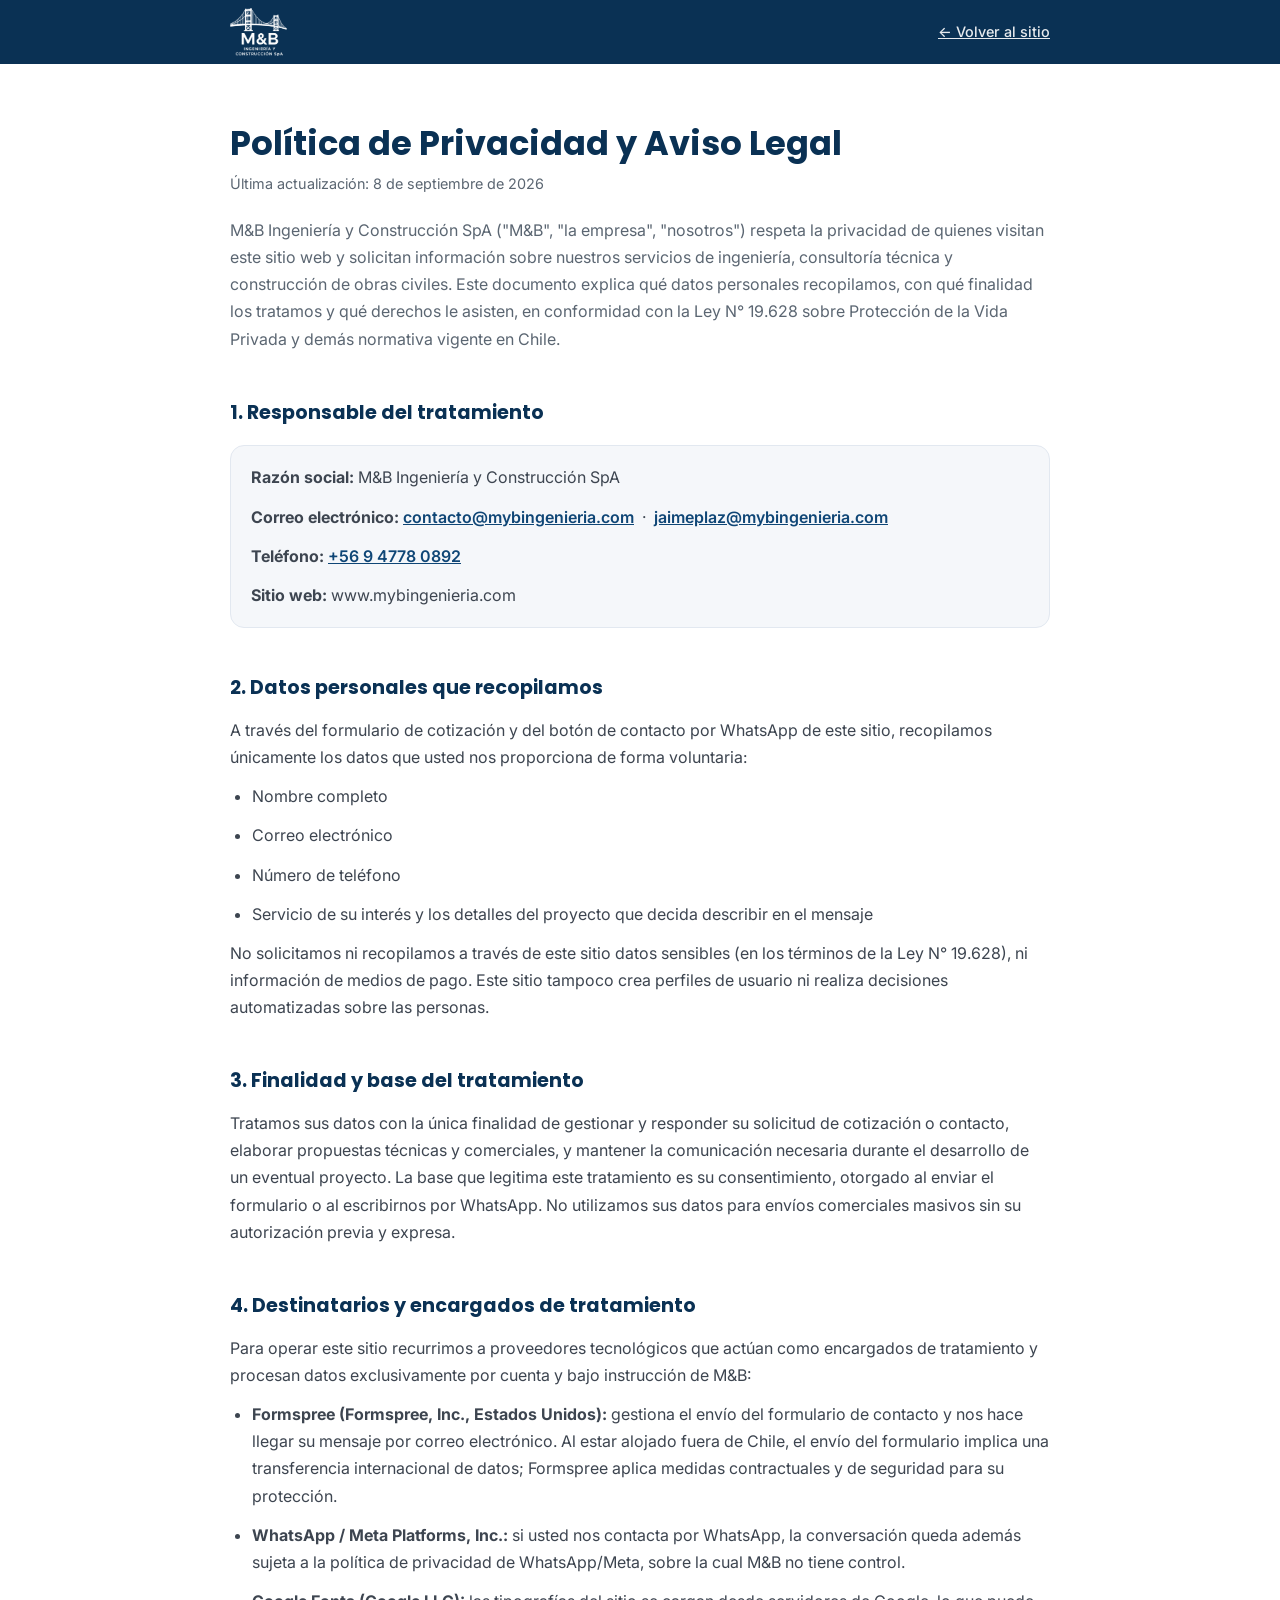
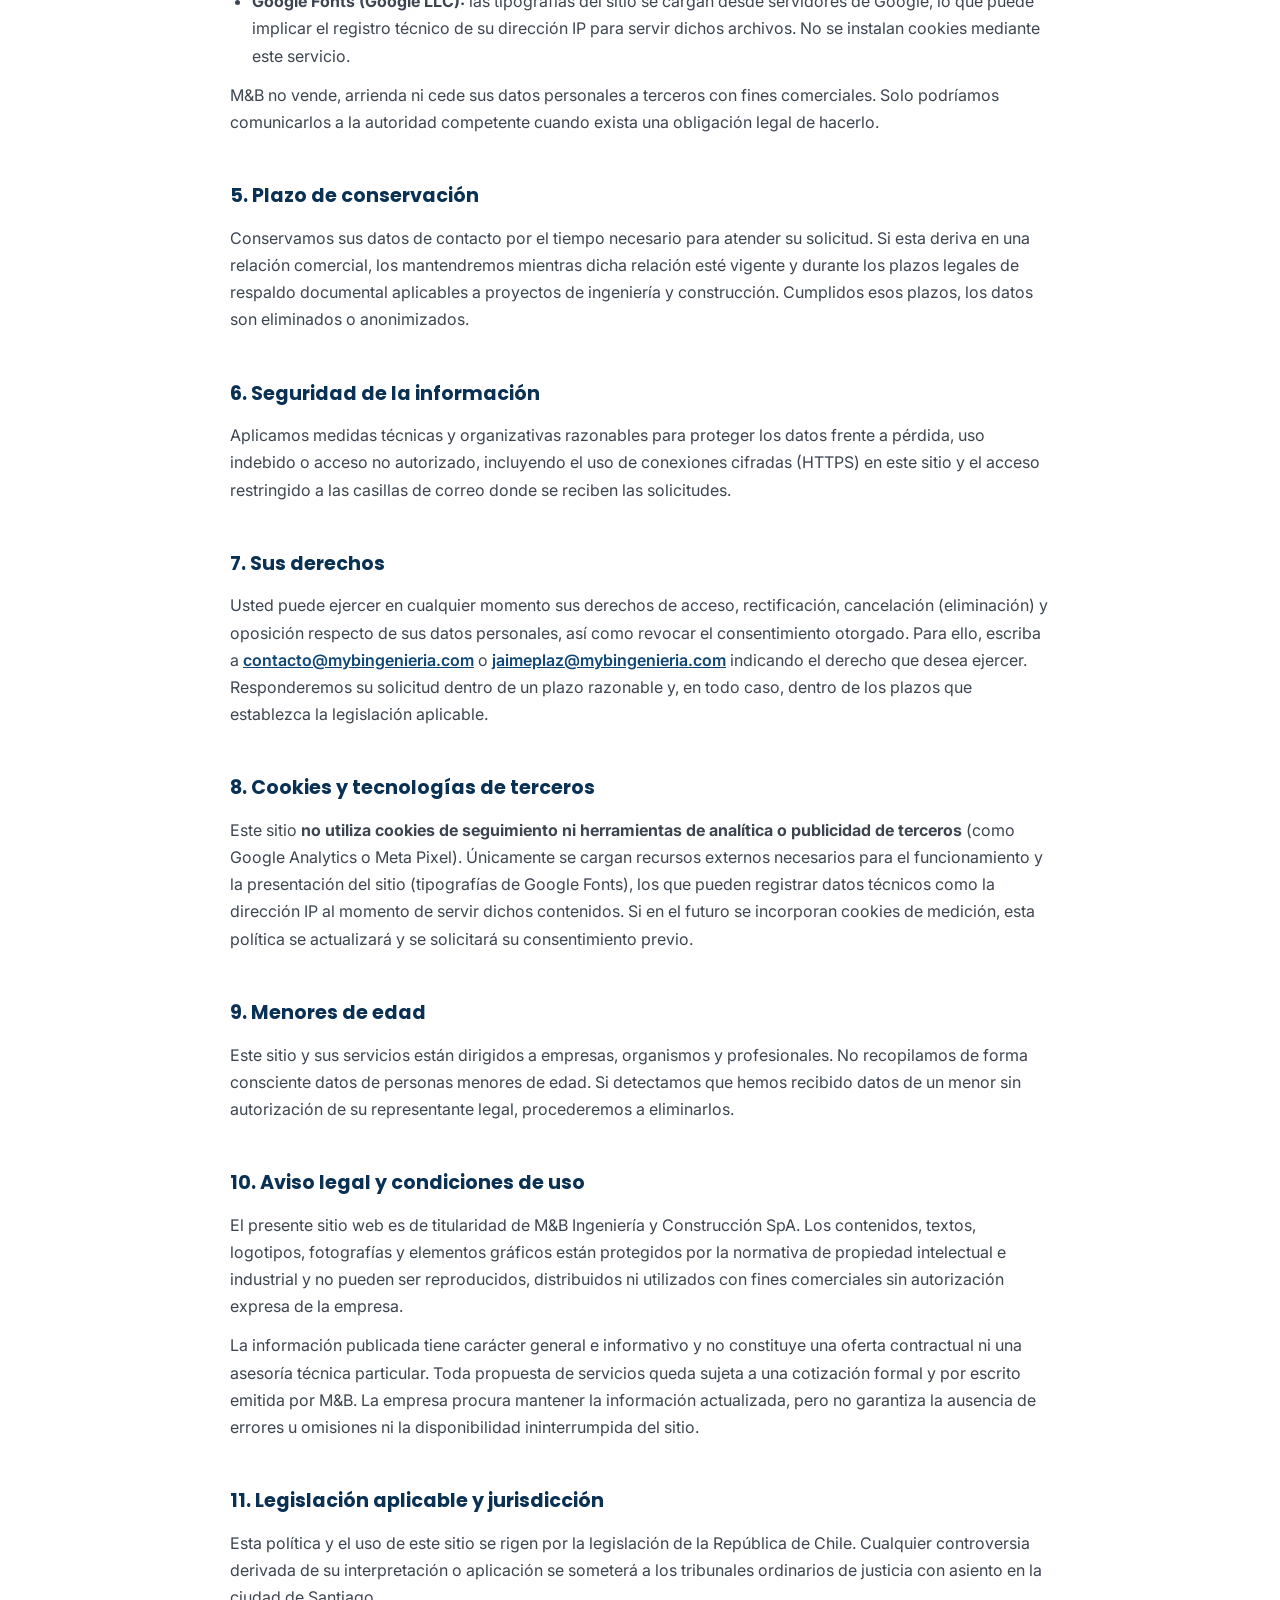
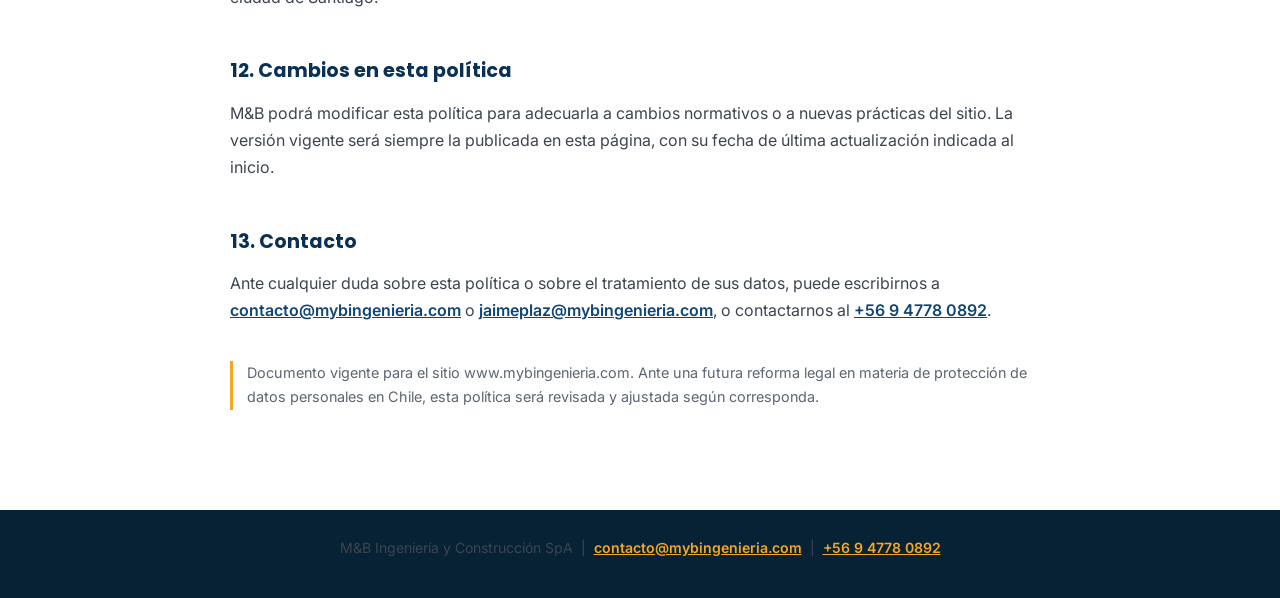
<file: privacidad.html>
<!DOCTYPE html>
<html lang="es-CL">
<head>
<meta charset="UTF-8">
<meta name="viewport" content="width=device-width, initial-scale=1.0">
<title>Política de Privacidad y Aviso Legal | M&amp;B Ingeniería y Construcción SpA</title>
<meta name="description" content="Política de privacidad, tratamiento de datos personales y aviso legal de M&amp;B Ingeniería y Construcción SpA, conforme a la Ley N° 19.628 de Chile.">
<meta name="robots" content="noindex, follow">
<meta name="theme-color" content="#0A3154">
<link rel="canonical" href="https://my-b-ingenieria.vercel.app/privacidad.html">

<link rel="icon" href="/assets/img/favicon.svg" type="image/svg+xml">

<link rel="preconnect" href="https://fonts.googleapis.com">
<link rel="preconnect" href="https://fonts.gstatic.com" crossorigin>
<link href="https://fonts.googleapis.com/css2?family=Poppins:wght@600;700&family=Inter:wght@400;500;600&display=swap" rel="stylesheet">

<link rel="stylesheet" href="/assets/css/privacidad.css">
</head>
<body>

<header class="site-header">
  <div class="container">
    <a class="brand" href="index.html" aria-label="M&amp;B Ingeniería y Construcción — Inicio">
      <img class="brand__logo" src="/assets/img/logo-myb.png" width="640" height="535"
           alt="M&amp;B Ingeniería y Construcción SpA">
    </a>
    <a class="back" href="index.html">&larr; Volver al sitio</a>
  </div>
</header>

<main>
  <div class="container">

    <h1>Política de Privacidad y Aviso Legal</h1>
    <p class="updated">Última actualización: 8 de septiembre de 2026</p>

    <p class="intro">
      M&amp;B Ingeniería y Construcción SpA ("M&amp;B", "la empresa", "nosotros") respeta la
      privacidad de quienes visitan este sitio web y solicitan información sobre nuestros
      servicios de ingeniería, consultoría técnica y construcción de obras civiles. Este
      documento explica qué datos personales recopilamos, con qué finalidad los tratamos y
      qué derechos le asisten, en conformidad con la Ley N° 19.628 sobre Protección de la
      Vida Privada y demás normativa vigente en Chile.
    </p>

    <h2>1. Responsable del tratamiento</h2>
    <div class="card">
      <p><strong>Razón social:</strong> M&amp;B Ingeniería y Construcción SpA</p>
      <p><strong>Correo electrónico:</strong> <a href="mailto:contacto@mybingenieria.com">contacto@mybingenieria.com</a> &nbsp;·&nbsp; <a href="mailto:jaimeplaz@mybingenieria.com">jaimeplaz@mybingenieria.com</a></p>
      <p><strong>Teléfono:</strong> <a href="tel:+56947780892">+56 9 4778 0892</a></p>
      <p><strong>Sitio web:</strong> www.mybingenieria.com</p>
    </div>

    <h2>2. Datos personales que recopilamos</h2>
    <p>
      A través del formulario de cotización y del botón de contacto por WhatsApp de este
      sitio, recopilamos únicamente los datos que usted nos proporciona de forma voluntaria:
    </p>
    <ul>
      <li>Nombre completo</li>
      <li>Correo electrónico</li>
      <li>Número de teléfono</li>
      <li>Servicio de su interés y los detalles del proyecto que decida describir en el mensaje</li>
    </ul>
    <p>
      No solicitamos ni recopilamos a través de este sitio datos sensibles (en los términos
      de la Ley N° 19.628), ni información de medios de pago. Este sitio tampoco crea perfiles
      de usuario ni realiza decisiones automatizadas sobre las personas.
    </p>

    <h2>3. Finalidad y base del tratamiento</h2>
    <p>
      Tratamos sus datos con la única finalidad de gestionar y responder su solicitud de
      cotización o contacto, elaborar propuestas técnicas y comerciales, y mantener la
      comunicación necesaria durante el desarrollo de un eventual proyecto. La base que
      legitima este tratamiento es su consentimiento, otorgado al enviar el formulario o al
      escribirnos por WhatsApp. No utilizamos sus datos para envíos comerciales masivos sin
      su autorización previa y expresa.
    </p>

    <h2>4. Destinatarios y encargados de tratamiento</h2>
    <p>
      Para operar este sitio recurrimos a proveedores tecnológicos que actúan como encargados
      de tratamiento y procesan datos exclusivamente por cuenta y bajo instrucción de M&amp;B:
    </p>
    <ul>
      <li>
        <strong>Formspree (Formspree, Inc., Estados Unidos):</strong> gestiona el envío del
        formulario de contacto y nos hace llegar su mensaje por correo electrónico. Al estar
        alojado fuera de Chile, el envío del formulario implica una transferencia internacional
        de datos; Formspree aplica medidas contractuales y de seguridad para su protección.
      </li>
      <li>
        <strong>WhatsApp / Meta Platforms, Inc.:</strong> si usted nos contacta por WhatsApp,
        la conversación queda además sujeta a la política de privacidad de WhatsApp/Meta,
        sobre la cual M&amp;B no tiene control.
      </li>
      <li>
        <strong>Google Fonts (Google LLC):</strong> las tipografías del sitio se cargan desde
        servidores de Google, lo que puede implicar el registro técnico de su dirección IP
        para servir dichos archivos. No se instalan cookies mediante este servicio.
      </li>
    </ul>
    <p>
      M&amp;B no vende, arrienda ni cede sus datos personales a terceros con fines comerciales.
      Solo podríamos comunicarlos a la autoridad competente cuando exista una obligación legal
      de hacerlo.
    </p>

    <h2>5. Plazo de conservación</h2>
    <p>
      Conservamos sus datos de contacto por el tiempo necesario para atender su solicitud. Si
      esta deriva en una relación comercial, los mantendremos mientras dicha relación esté
      vigente y durante los plazos legales de respaldo documental aplicables a proyectos de
      ingeniería y construcción. Cumplidos esos plazos, los datos son eliminados o anonimizados.
    </p>

    <h2>6. Seguridad de la información</h2>
    <p>
      Aplicamos medidas técnicas y organizativas razonables para proteger los datos frente a
      pérdida, uso indebido o acceso no autorizado, incluyendo el uso de conexiones cifradas
      (HTTPS) en este sitio y el acceso restringido a las casillas de correo donde se reciben
      las solicitudes.
    </p>

    <h2>7. Sus derechos</h2>
    <p>
      Usted puede ejercer en cualquier momento sus derechos de acceso, rectificación,
      cancelación (eliminación) y oposición respecto de sus datos personales, así como
      revocar el consentimiento otorgado. Para ello, escriba a
      <a href="mailto:contacto@mybingenieria.com">contacto@mybingenieria.com</a> o
      <a href="mailto:jaimeplaz@mybingenieria.com">jaimeplaz@mybingenieria.com</a> indicando el
      derecho que desea ejercer. Responderemos su solicitud dentro de un plazo razonable y,
      en todo caso, dentro de los plazos que establezca la legislación aplicable.
    </p>

    <h2>8. Cookies y tecnologías de terceros</h2>
    <p>
      Este sitio <strong>no utiliza cookies de seguimiento ni herramientas de analítica o
      publicidad de terceros</strong> (como Google Analytics o Meta Pixel). Únicamente se
      cargan recursos externos necesarios para el funcionamiento y la presentación del sitio
      (tipografías de Google Fonts), los que pueden registrar datos técnicos como la
      dirección IP al momento de servir dichos contenidos. Si en el futuro se incorporan
      cookies de medición, esta política se actualizará y se solicitará su consentimiento
      previo.
    </p>

    <h2>9. Menores de edad</h2>
    <p>
      Este sitio y sus servicios están dirigidos a empresas, organismos y profesionales. No
      recopilamos de forma consciente datos de personas menores de edad. Si detectamos que
      hemos recibido datos de un menor sin autorización de su representante legal, procederemos
      a eliminarlos.
    </p>

    <h2>10. Aviso legal y condiciones de uso</h2>
    <p>
      El presente sitio web es de titularidad de M&amp;B Ingeniería y Construcción SpA. Los
      contenidos, textos, logotipos, fotografías y elementos gráficos están protegidos por la
      normativa de propiedad intelectual e industrial y no pueden ser reproducidos,
      distribuidos ni utilizados con fines comerciales sin autorización expresa de la empresa.
    </p>
    <p>
      La información publicada tiene carácter general e informativo y no constituye una oferta
      contractual ni una asesoría técnica particular. Toda propuesta de servicios queda sujeta
      a una cotización formal y por escrito emitida por M&amp;B. La empresa procura mantener la
      información actualizada, pero no garantiza la ausencia de errores u omisiones ni la
      disponibilidad ininterrumpida del sitio.
    </p>

    <h2>11. Legislación aplicable y jurisdicción</h2>
    <p>
      Esta política y el uso de este sitio se rigen por la legislación de la República de
      Chile. Cualquier controversia derivada de su interpretación o aplicación se someterá a
      los tribunales ordinarios de justicia con asiento en la ciudad de Santiago.
    </p>

    <h2>12. Cambios en esta política</h2>
    <p>
      M&amp;B podrá modificar esta política para adecuarla a cambios normativos o a nuevas
      prácticas del sitio. La versión vigente será siempre la publicada en esta página, con
      su fecha de última actualización indicada al inicio.
    </p>

    <h2>13. Contacto</h2>
    <p>
      Ante cualquier duda sobre esta política o sobre el tratamiento de sus datos, puede
      escribirnos a <a href="mailto:contacto@mybingenieria.com">contacto@mybingenieria.com</a> o
      <a href="mailto:jaimeplaz@mybingenieria.com">jaimeplaz@mybingenieria.com</a>, o contactarnos
      al <a href="https://wa.me/56947780892" target="_blank" rel="noopener">+56 9 4778 0892</a>.
    </p>

    <p class="note">
      Documento vigente para el sitio www.mybingenieria.com. Ante una futura reforma legal en
      materia de protección de datos personales en Chile, esta política será revisada y
      ajustada según corresponda.
    </p>

  </div>
</main>

<footer class="site-footer">
  <p>
    M&amp;B Ingeniería y Construcción SpA &nbsp;|&nbsp;
    <a href="mailto:contacto@mybingenieria.com">contacto@mybingenieria.com</a> &nbsp;|&nbsp;
    <a href="tel:+56947780892">+56 9 4778 0892</a>
  </p>
</footer>

</body>
</html>
</file>
<file: assets/css/styles.css>
:root{
  color-scheme:light;

  --azul:#0A3154;
  --azul-900:#072235;
  --azul-700:#0F4676;
  --acento:#F5A623;
  --acento-600:#d98d0c;
  --cta:#2168BE;
  --cta-600:#1A5299;
  --wpp:#20A257;
  --wpp-600:#178446;
  --blanco:#FFFFFF;

  --bg:#FFFFFF;
  --bg-alt:#F4F7FA;
  --surface:#FFFFFF;
  --surface-2:#F2F5F9;
  --borde:#E2E8F0;
  --borde-suave:rgba(10,49,84,.07);
  --texto:#2B333B;
  --texto-suave:#5B6672;
  --titulo:#0A3154;
  --eyebrow:#B06E08;
  --icono-claro:#6AA9F0;
  --icono:var(--cta);
  --icono-bg:rgba(33,104,190,.1);
  --header-bg:rgba(255,255,255,.82);
  --mark-bg:var(--azul);
  --grid-line:rgba(10,49,84,.05);

  --gris-claro:var(--bg-alt);
  --gris-borde:var(--borde);

  --danger:#C0392B;   --danger-bg:#FFF5F4;
  --ok:#1E7A3D;   --ok-bg:#E7F6EC;   --ok-bd:#B7E2C4;
  --err:#B0281C;  --err-bg:#FDECEB;  --err-bd:#F3C6C1;

  --sombra:0 1px 2px rgba(10,49,84,.06), 0 8px 24px rgba(10,49,84,.08);
  --sombra-hover:0 2px 8px rgba(10,49,84,.10), 0 22px 48px rgba(10,49,84,.16);

  --f-titulo:'Poppins','Montserrat',Arial,sans-serif;
  --f-cuerpo:'Inter','Open Sans',Arial,sans-serif;

  --fs-eyebrow:.8rem;
  --fs-lead:clamp(1.05rem, .97rem + .55vw, 1.25rem);
  --fs-h4:1.05rem;
  --fs-h3:clamp(1.1rem, 1rem + .5vw, 1.35rem);
  --fs-h2:clamp(1.65rem, 1.1rem + 2.3vw, 2.55rem);
  --fs-h1:clamp(2.1rem, 1.3rem + 3.7vw, 3.65rem);

  --sp-1:4px;  --sp-2:8px;   --sp-3:12px;  --sp-4:16px;
  --sp-5:24px; --sp-6:32px;  --sp-7:40px;  --sp-8:48px;  --sp-10:64px;  --sp-12:80px;
  --section-y:clamp(64px, 3.5vw + 44px, 104px);

  --max:1200px;
  --radio:14px;
  --radio-sm:10px;
  --header-h:64px;
  --transicion:.22s ease;
}

@media (prefers-color-scheme:dark){
  :root:not([data-theme="light"]){
    color-scheme:dark;
    --azul-900:#081522;
    --blanco:#131F2C;
    --bg:#0C1620;
    --bg-alt:#0F1E2B;
    --surface:#131F2C;
    --surface-2:#182838;
    --borde:#26394B;
    --borde-suave:rgba(255,255,255,.07);
    --texto:rgba(232,239,245,.84);
    --texto-suave:#93A4B3;
    --titulo:#EAF1F7;
    --eyebrow:#F7B93F;
    --icono:var(--icono-claro);
    --icono-bg:rgba(106,169,240,.14);
    --header-bg:rgba(12,22,32,.80);
    --mark-bg:#1C3B58;
    --grid-line:rgba(255,255,255,.05);
    --danger:#F0A199;  --danger-bg:rgba(192,57,43,.14);
    --ok:#6FD59D;  --ok-bg:rgba(46,160,90,.14);  --ok-bd:rgba(46,160,90,.32);
    --err:#F0A199; --err-bg:rgba(192,57,43,.16); --err-bd:rgba(192,57,43,.36);
    --sombra:0 1px 2px rgba(0,0,0,.4), 0 10px 28px rgba(0,0,0,.38);
    --sombra-hover:0 2px 10px rgba(0,0,0,.5), 0 26px 52px rgba(0,0,0,.52);
  }
}
:root[data-theme="dark"]{
  color-scheme:dark;
  --azul-900:#081522;
  --blanco:#131F2C;
  --bg:#0C1620;
  --bg-alt:#0F1E2B;
  --surface:#131F2C;
  --surface-2:#182838;
  --borde:#26394B;
  --borde-suave:rgba(255,255,255,.07);
  --texto:rgba(232,239,245,.84);
  --texto-suave:#93A4B3;
  --titulo:#EAF1F7;
  --eyebrow:#F7B93F;
  --icono:var(--icono-claro);
  --icono-bg:rgba(106,169,240,.14);
  --header-bg:rgba(12,22,32,.80);
  --mark-bg:#1C3B58;
  --grid-line:rgba(255,255,255,.05);
  --danger:#F0A199;  --danger-bg:rgba(192,57,43,.14);
  --ok:#6FD59D;  --ok-bg:rgba(46,160,90,.14);  --ok-bd:rgba(46,160,90,.32);
  --err:#F0A199; --err-bg:rgba(192,57,43,.16); --err-bd:rgba(192,57,43,.36);
  --sombra:0 1px 2px rgba(0,0,0,.4), 0 10px 28px rgba(0,0,0,.38);
  --sombra-hover:0 2px 10px rgba(0,0,0,.5), 0 26px 52px rgba(0,0,0,.52);
}

*,*::before,*::after{box-sizing:border-box;margin:0;padding:0}
html{scroll-behavior:smooth;scroll-padding-top:calc(var(--header-h) + 12px);-webkit-text-size-adjust:100%;background:var(--bg)}
body{
  font-family:var(--f-cuerpo);
  color:var(--texto);
  background:var(--bg);
  line-height:1.65;
  font-size:16px;
  overflow-x:hidden;
  transition:background-color .3s ease, color .3s ease;
}
img{max-width:100%;height:auto;display:block}
a{color:inherit;text-decoration:none}
button{font-family:inherit;cursor:pointer;border:none;background:none}
ul{list-style:none}
h1,h2,h3,h4{font-family:var(--f-titulo);color:var(--titulo);line-height:1.18;letter-spacing:-.015em}
h1,h2{font-weight:800;letter-spacing:-.025em}
h3,h4{font-weight:700}

.skip-link{
  position:absolute;left:-999px;top:0;z-index:1000;
  background:var(--azul);color:#fff;padding:12px 18px;border-radius:0 0 8px 0;
}
.skip-link:focus{left:0}

a:focus-visible,button:focus-visible,input:focus-visible,select:focus-visible,textarea:focus-visible{
  outline:3px solid var(--acento);
  outline-offset:2px;
  border-radius:4px;
}

.container{width:100%;max-width:var(--max);margin:0 auto;padding:0 20px}
.section{padding:var(--section-y) 0}

.section--alt{background:var(--bg-alt)}
.section__head{text-align:center;max-width:640px;margin:0 auto var(--sp-8)}
.section__head--wide{max-width:900px}

.section__eyebrow,
.quote__aside .section__eyebrow{
  display:flex;justify-content:center;align-items:center;gap:10px;
  font-family:var(--f-titulo);font-weight:600;
  font-size:var(--fs-eyebrow);letter-spacing:.16em;text-transform:uppercase;
  color:var(--texto-suave);margin-bottom:12px;
}
.section__eyebrow::before,
.section__eyebrow::after{
  content:"";flex:0 0 18px;height:1px;background:currentColor;opacity:.55;
}
.section__title{font-size:var(--fs-h2);letter-spacing:-.015em;margin-bottom:12px}
.section__text{color:var(--texto-suave);font-size:1rem}

.btn{
  display:inline-flex;align-items:center;justify-content:center;gap:9px;
  min-height:48px;padding:12px 22px;
  font-family:var(--f-titulo);font-weight:600;font-size:.95rem;
  border-radius:var(--radio-sm);
  transition:transform var(--transicion),box-shadow var(--transicion),background var(--transicion);
  text-align:center;
}
.btn:hover{transform:translateY(-2px)}
.btn:active{transform:translateY(0)}

.btn--primary{background:var(--cta);color:#fff;box-shadow:0 4px 14px rgba(33,104,190,.32)}
.btn--primary:hover{background:var(--cta-600);box-shadow:0 10px 24px rgba(33,104,190,.4)}

.btn--ghost{background:transparent;color:var(--blanco);border:2px solid rgba(255,255,255,.7)}
.btn--ghost:hover{background:rgba(255,255,255,.12);border-color:#fff}

.btn--wpp{background:var(--wpp);color:#fff;box-shadow:0 4px 14px rgba(32,162,87,.3)}
.btn--wpp:hover{background:var(--wpp-600)}

.btn--solid{background:var(--azul);color:#fff}
.btn--solid:hover{background:var(--azul-700)}

.btn--block{width:100%}

.header{
  position:fixed;top:0;left:0;right:0;z-index:100;
  height:var(--header-h);
  background:transparent;
  border-bottom:0;
  transition:box-shadow .3s ease, background-color .3s ease, border-color .3s ease;
}

.header:not(.is-scrolled){
  background:linear-gradient(180deg, rgba(6,24,40,.5) 0%, rgba(6,24,40,.13) 55%, rgba(6,24,40,0) 82%);
  box-shadow:none;
}
.header:not(.is-scrolled) .brand,
.header:not(.is-scrolled) .nav__link,
.header:not(.is-scrolled) .theme-toggle{color:#fff;text-shadow:0 1px 10px rgba(0,0,0,.35)}
.header:not(.is-scrolled) .hamburger span{background:#fff}
.header:not(.is-scrolled) .nav__link:hover{background:rgba(255,255,255,.16);color:#fff}
.header:not(.is-scrolled) .theme-toggle:hover{background:rgba(255,255,255,.16)}

.header.is-scrolled{
  background:var(--header-bg);
  backdrop-filter:saturate(180%) blur(10px);
  -webkit-backdrop-filter:saturate(180%) blur(10px);
  border-bottom:1px solid var(--borde);
  box-shadow:0 10px 30px rgba(0,0,0,.06);
}
.header__inner{
  display:flex;align-items:center;justify-content:space-between;
  height:100%;
}
.header__actions{display:flex;align-items:center;gap:4px}
.theme-toggle{
  width:44px;height:44px;flex:0 0 44px;border-radius:8px;
  display:inline-flex;align-items:center;justify-content:center;
  color:var(--titulo);
  transition:background var(--transicion), color var(--transicion);
}
.theme-toggle:hover{background:var(--surface-2)}
.theme-toggle svg{width:20px;height:20px}
.theme-toggle .t-moon{display:none}
[data-theme="dark"] .theme-toggle .t-moon{display:block}
[data-theme="dark"] .theme-toggle .t-sun{display:none}
@media (prefers-color-scheme:dark){
  :root:not([data-theme="light"]) .theme-toggle .t-moon{display:block}
  :root:not([data-theme="light"]) .theme-toggle .t-sun{display:none}
}
.brand{display:flex;align-items:center;gap:10px}

.brand__logo{
  height:48px;width:auto;display:block;
  filter:brightness(0) invert(1);
  transition:filter .3s ease;
}
.header.is-scrolled .brand__logo{filter:none}
:root[data-theme="dark"] .header.is-scrolled .brand__logo{filter:brightness(0) invert(1)}
@media (prefers-color-scheme:dark){
  :root:not([data-theme="light"]) .header.is-scrolled .brand__logo{filter:brightness(0) invert(1)}
}

.nav{display:none}
.nav__list{display:flex;align-items:center;gap:6px}
.nav__link{
  display:inline-flex;align-items:center;min-height:44px;padding:0 14px;
  font-family:var(--f-titulo);font-weight:500;font-size:.92rem;color:var(--titulo);
  border-radius:8px;transition:background var(--transicion),color var(--transicion);
}
.nav__link:hover{background:var(--surface-2);color:var(--acento-600)}

.hamburger{
  width:44px;height:44px;display:flex;flex-direction:column;
  align-items:center;justify-content:center;gap:5px;border-radius:8px;
}
.hamburger span{
  display:block;width:24px;height:2px;background:var(--titulo);border-radius:2px;
  transition:transform var(--transicion),opacity var(--transicion);
}
.hamburger[aria-expanded="true"] span:nth-child(1){transform:translateY(7px) rotate(45deg)}
.hamburger[aria-expanded="true"] span:nth-child(2){opacity:0}
.hamburger[aria-expanded="true"] span:nth-child(3){transform:translateY(-7px) rotate(-45deg)}

.mobile-menu{
  position:fixed;inset:0;z-index:99;
  background:var(--azul);
  display:flex;flex-direction:column;justify-content:center;
  padding:40px 28px;
  transform:translateX(100%);
  transition:transform .28s ease;
  visibility:hidden;
}
.mobile-menu.is-open{transform:translateX(0);visibility:visible}
.mobile-menu__list{display:flex;flex-direction:column;gap:6px}
.mobile-menu__link{
  display:block;padding:16px 4px;
  font-family:var(--f-titulo);font-weight:600;font-size:1.25rem;color:#fff;
  border-bottom:1px solid rgba(255,255,255,.12);
}
.mobile-menu__link:hover{color:var(--acento)}
.mobile-menu .btn{margin-top:var(--sp-6)}

body.no-scroll{overflow:hidden}

.hero{
  position:relative;overflow:hidden;
  min-height:100vh;
  min-height:100svh;
  display:flex;align-items:center;
  color:#fff;

  background:
    linear-gradient(to right,
      rgba(7,34,53,.96) 0%,
      rgba(7,34,53,.84) 26%,
      rgba(7,34,53,.52) 50%,
      rgba(7,34,53,.14) 74%,
      rgba(7,34,53,0) 92%),
    url('/assets/img/Herobg.webp') center/cover no-repeat;
}
.hero__inner{position:relative;z-index:1;padding:calc(var(--header-h) + 44px) 0 68px}
.hero h1{
  color:#fff;font-size:var(--fs-h1);line-height:1.14;letter-spacing:-.02em;
  max-width:16ch;margin-bottom:18px;text-wrap:balance;
}
.hero__lead{font-size:var(--fs-lead);max-width:54ch;margin-bottom:30px;color:rgba(255,255,255,.92)}
.hero__ctas{display:flex;flex-direction:column;gap:12px;max-width:340px}

.hero__inner > *{animation:heroIn .7s cubic-bezier(.22,1,.36,1) both}
.hero__inner > *:nth-child(2){animation-delay:.08s}
.hero__inner > *:nth-child(3){animation-delay:.16s}
@keyframes heroIn{from{opacity:0;transform:translateY(18px)}to{opacity:1;transform:none}}

.about__grid{display:grid;gap:var(--sp-6)}
.about__media img{
  border-radius:var(--radio);box-shadow:var(--sombra);
  width:100%;aspect-ratio:4/3;object-fit:cover;
  border:1px solid var(--borde-suave);
}
.about__title{
  display:flex;align-items:center;gap:var(--sp-4);
  font-size:var(--fs-h2);margin-bottom:var(--sp-4);
}
.about__title::before,
.about__title::after{
  content:"";flex:1;height:1px;
  background:var(--cta);
}
.about__body p{color:var(--texto-suave);margin-bottom:var(--sp-4)}
.about__body p:last-child{margin-bottom:0}

.services__grid{display:grid;gap:var(--sp-5);align-items:stretch}
.service-card{
  position:relative;overflow:hidden;
  display:flex;flex-direction:column;height:100%;
  background:var(--surface);
  border:1px solid var(--borde-suave);
  border-radius:var(--radio);
  padding:var(--sp-5);
  box-shadow:var(--sombra);
  transition:transform var(--transicion),box-shadow var(--transicion),border-color var(--transicion);
}
.service-card:hover{
  transform:translateY(-4px);
  box-shadow:var(--sombra-hover);
  border-color:rgba(33,104,190,.6);
}
.service-card > *{position:relative;z-index:1}

.service-card__media{
  position:relative;
  margin:calc(var(--sp-5) * -1) calc(var(--sp-5) * -1) var(--sp-4);
  aspect-ratio:2 / 1;
  overflow:hidden;
  background:var(--surface-2);
}
.service-card__media img{
  width:100%;height:100%;object-fit:cover;display:block;
  transition:transform .45s cubic-bezier(.22,1,.36,1);
}
.service-card:hover .service-card__media img{transform:scale(1.06)}

.service-card__media::after{
  content:"";position:absolute;inset:0;pointer-events:none;
  background:
    radial-gradient(130px 100px at calc(100% - 6px) -6px, rgba(7,34,53,.6), transparent 72%),
    linear-gradient(180deg, rgba(7,34,53,.22) 0%, rgba(7,34,53,0) 38%);
}

.service-card__num{
  position:absolute;top:10px;right:16px;z-index:2;
  font-family:var(--f-titulo);font-weight:800;font-size:2.2rem;line-height:1;
  color:#fff;opacity:.96;pointer-events:none;user-select:none;
  text-shadow:0 2px 10px rgba(7,34,53,.6);
}

.service-card h3{font-size:var(--fs-h3);margin-bottom:var(--sp-2)}
.service-card p{font-size:.92rem;color:var(--texto-suave);margin-bottom:var(--sp-3)}

.service-card__points{display:grid;gap:6px;margin-bottom:var(--sp-3)}
.service-card__points li{
  position:relative;padding-left:22px;
  font-size:.83rem;line-height:1.45;color:var(--texto-suave);
}
.service-card__points li::before{
  content:"";position:absolute;left:0;top:.32em;width:13px;height:13px;
  background:no-repeat center/contain;
  background-image:url("data:image/svg+xml,%3Csvg xmlns='http://www.w3.org/2000/svg' viewBox='0 0 24 24' fill='none' stroke='%232168BE' stroke-width='3' stroke-linecap='round' stroke-linejoin='round'%3E%3Cpath d='M20 6 9 17l-5-5'/%3E%3C/svg%3E");
}

.service-card__link{
  margin-top:auto;
  display:inline-flex;align-items:center;gap:6px;min-height:44px;
  font-family:var(--f-titulo);font-weight:600;font-size:.88rem;color:var(--cta);
}
.service-card__link svg{width:16px;height:16px;transition:transform .22s ease}
.service-card:hover .service-card__link svg,
.service-card__link:hover svg{transform:translateX(4px)}

.gallery__grid{display:grid;gap:var(--sp-4)}
.project{
  position:relative;overflow:hidden;border-radius:var(--radio);
  box-shadow:var(--sombra);background:var(--azul);
  transition:transform var(--transicion),box-shadow var(--transicion);
}
.project:hover{transform:translateY(-4px);box-shadow:var(--sombra-hover)}
.project img{
  width:100%;aspect-ratio:4/3;object-fit:cover;
  transition:transform .4s ease;
}
.project__label{

  position:absolute;left:0;right:0;bottom:0;
  padding:14px 16px;
  font-family:var(--f-titulo);font-weight:600;font-size:.9rem;color:#fff;
  background:linear-gradient(to top, rgba(7,34,53,.9), rgba(7,34,53,0));
}

.videos__grid{display:grid;gap:var(--sp-4);margin-top:var(--sp-4)}
.video{
  overflow:hidden;border-radius:var(--radio);
  box-shadow:var(--sombra);background:var(--azul-900);
}
.video video{display:block;width:100%;height:auto;aspect-ratio:16/9}

.checklist{display:grid;gap:var(--sp-4)}
.checklist > li{display:flex}
.checklist__item{
  flex:1;display:flex;flex-direction:column;align-items:flex-start;gap:var(--sp-3);
  padding:var(--sp-5);
  background:var(--surface);
  border:1px solid var(--borde-suave);
  border-radius:var(--radio);
  box-shadow:var(--sombra);
  line-height:1.5;color:var(--texto);
  transition:transform var(--transicion),box-shadow var(--transicion);
}
.checklist__item:hover{transform:translateY(-4px);box-shadow:var(--sombra-hover)}
.checklist__item svg{
  flex:0 0 40px;width:40px;height:40px;padding:9px;
  border-radius:50%;
  background:var(--icono-bg);color:var(--icono);
}

.quote__grid{display:grid;gap:var(--sp-6)}
.quote__aside h2{font-size:var(--fs-h2);margin-bottom:var(--sp-3)}
.quote__aside p{color:var(--texto-suave);margin-bottom:var(--sp-5)}
.quote__contact li{display:flex;gap:var(--sp-3);align-items:center;margin-bottom:var(--sp-3);font-size:.95rem}
.quote__contact svg{width:20px;height:20px;color:var(--icono);flex:0 0 20px}

.form{
  background:var(--surface);border:1px solid var(--borde);border-radius:var(--radio);
  padding:var(--sp-5);box-shadow:var(--sombra);
}
.field{margin-bottom:var(--sp-4)}
.field label{
  display:block;font-family:var(--f-titulo);font-weight:500;
  font-size:.85rem;color:var(--titulo);margin-bottom:6px;
}
.field .req{color:var(--danger)}
.field input,.field select,.field textarea{
  width:100%;padding:12px 14px;min-height:48px;
  font-family:inherit;font-size:.95rem;color:var(--texto);
  background:var(--surface-2);
  border:1.5px solid var(--borde);border-radius:var(--radio-sm);
  transition:border-color var(--transicion),background var(--transicion);
}
.field textarea{min-height:120px;resize:vertical}
.field input:focus,.field select:focus,.field textarea:focus{
  background:var(--surface);border-color:var(--acento);outline:none;
}

.field input:user-invalid,.field select:user-invalid,.field textarea:user-invalid{
  border-color:var(--danger);background:var(--danger-bg);
}
.field__error{display:none;color:var(--danger);font-size:.78rem;margin-top:5px}
.field input:user-invalid ~ .field__error,
.field select:user-invalid ~ .field__error,
.field textarea:user-invalid ~ .field__error{display:block}

.form__status{
  display:none;padding:12px 14px;border-radius:var(--radio-sm);
  font-size:.9rem;margin-bottom:16px;
}
.form__status.is-ok{display:block;background:var(--ok-bg);color:var(--ok);border:1px solid var(--ok-bd)}
.form__status.is-error{display:block;background:var(--err-bg);color:var(--err);border:1px solid var(--err-bd)}

.form__divider{
  display:flex;align-items:center;gap:12px;
  margin:18px 0 14px;color:var(--texto-suave);font-size:.82rem;
}
.form__divider::before,.form__divider::after{
  content:"";flex:1;height:1px;background:var(--borde);
}

.footer{background:var(--azul-900);color:rgba(255,255,255,.82);padding:var(--sp-8) 0 var(--sp-5)}
.footer__grid{display:grid;gap:var(--sp-6)}
.footer h3{color:#fff;font-size:1rem;font-weight:700;margin-bottom:var(--sp-3)}
.footer__brand{margin-bottom:var(--sp-3)}
.footer__brand img{height:80px;width:auto;display:block;filter:brightness(0) invert(1);opacity:.95}
.footer a:hover{color:var(--acento)}
.footer__contact li{margin-bottom:8px;font-size:.9rem;display:flex;gap:9px;align-items:center}
.footer__contact svg{width:17px;height:17px;color:var(--icono-claro);flex:0 0 17px}
.footer__bottom{
  border-top:1px solid rgba(255,255,255,.12);margin-top:28px;padding-top:18px;
  display:flex;flex-direction:column;gap:8px;
  font-size:.8rem;color:rgba(255,255,255,.6);
}
.footer__bottom a{text-decoration:underline}

.wpp-float{
  position:fixed;right:16px;bottom:16px;z-index:90;
  width:56px;height:56px;border-radius:50%;
  background:var(--wpp);color:#fff;
  display:flex;align-items:center;justify-content:center;
  box-shadow:0 6px 20px rgba(32,162,87,.4);
  transition:transform var(--transicion),opacity var(--transicion);
}
.wpp-float:hover{transform:scale(1.08)}
.wpp-float svg{width:30px;height:30px}
.wpp-float.is-hidden{opacity:0;pointer-events:none;transform:scale(.6)}

.reveal{opacity:0;transform:translateY(24px);transition:opacity .6s cubic-bezier(.22,1,.36,1),transform .6s cubic-bezier(.22,1,.36,1)}
.reveal.is-visible{opacity:1;transform:none}

:where(.services__grid,.gallery__grid,.videos__grid,.checklist) > .reveal:nth-child(2){transition-delay:.07s}
:where(.services__grid,.gallery__grid,.checklist) > .reveal:nth-child(3){transition-delay:.14s}
:where(.services__grid,.gallery__grid,.checklist) > .reveal:nth-child(4){transition-delay:.21s}
:where(.services__grid,.gallery__grid,.checklist) > .reveal:nth-child(5){transition-delay:.28s}
:where(.services__grid,.gallery__grid,.checklist) > .reveal:nth-child(6){transition-delay:.35s}
@media (prefers-reduced-motion:reduce){
  .reveal{opacity:1;transform:none;transition:none;transition-delay:0s!important}
  .hero__inner > *{animation:none!important;opacity:1!important;transform:none!important}
  html{scroll-behavior:auto}
  *{transition:none!important;animation:none!important}
}

@media (min-width:768px){
  .section__title{letter-spacing:-.02em}

  .hero__ctas{flex-direction:row;max-width:none}

  .hero{
    background:
      linear-gradient(to right,
        rgba(7,34,53,.94) 0%,
        rgba(7,34,53,.74) 28%,
        rgba(7,34,53,.4) 50%,
        rgba(7,34,53,.1) 72%,
        rgba(7,34,53,0) 88%),
      url('/assets/img/Herobg.webp') center/cover no-repeat;
  }

  .about__grid{grid-template-columns:1fr 1fr;align-items:center;gap:var(--sp-8)}
  .services__grid{grid-template-columns:1fr 1fr}
  .gallery__grid{grid-template-columns:1fr 1fr}
  .videos__grid{grid-template-columns:1fr 1fr}
  .checklist{grid-template-columns:1fr 1fr}

  .quote__grid{grid-template-columns:.9fr 1.1fr;align-items:start;gap:var(--sp-8)}
  .form{padding:var(--sp-6)}
  .form__row{display:grid;grid-template-columns:1fr 1fr;gap:var(--sp-4)}

  .footer__grid{grid-template-columns:1.4fr 1fr 1fr}
  .footer__bottom{flex-direction:row;justify-content:space-between}
}

@media (min-width:1024px){
  :root{--header-h:76px}

  .nav{display:block}
  .hamburger{display:none}
  .brand__logo{height:60px}

  .services__grid{grid-template-columns:repeat(3,1fr)}
  .gallery__grid{grid-template-columns:repeat(3,1fr)}
  .checklist{grid-template-columns:repeat(3,1fr)}

  .project img{transform:scale(1.001)}
  .project:hover img{transform:scale(1.08)}
  .project__label{
    transform:translateY(100%);opacity:0;
    transition:transform .35s ease,opacity .35s ease;
    background:linear-gradient(to top, rgba(7,34,53,.92), rgba(7,34,53,.15));
    padding-top:40px;
  }
  .project:hover .project__label,
  .project:focus-within .project__label{transform:translateY(0);opacity:1}
}

@media (min-width:1200px){
  .section__head{margin-bottom:48px}
}

@media (max-width:600px){

  .hero__inner{padding-left:22px;padding-right:22px}

  .hero{
    background:
      linear-gradient(118deg,
        rgba(7,34,53,.95) 0%,
        rgba(7,34,53,.78) 50%,
        rgba(7,34,53,.64) 100%),
      url('/assets/img/Herobg.webp') center/cover no-repeat;
  }

  .hero__ctas{
    flex-direction:row;flex-wrap:nowrap;
    gap:10px;width:100%;max-width:none;
  }
  .hero__ctas .btn{
    flex:1 1 0;min-width:0;
    padding:12px 10px;
    font-size:.8rem;line-height:1.15;
    gap:6px;white-space:normal;text-align:center;
  }
  .hero__ctas .btn svg{flex:0 0 auto}

  .services__grid{grid-template-columns:1fr 1fr;gap:12px}
  .service-card{padding:11px}
  .service-card__media{margin:-11px -11px 9px;aspect-ratio:4 / 3}
  .service-card__num{font-size:1.45rem;top:6px;right:9px}
  .service-card h3{font-size:.9rem;line-height:1.2;margin-bottom:4px}
  .service-card p{
    font-size:.76rem;line-height:1.4;margin-bottom:6px;
    display:-webkit-box;-webkit-box-orient:vertical;-webkit-line-clamp:2;overflow:hidden;
  }
  .service-card p.is-expanded{-webkit-line-clamp:unset;overflow:visible}
  .service-card__points{display:none}
  .service-card__more{
    align-self:flex-start;margin:0 0 8px;padding:2px 0;
    font:600 .74rem/1.2 var(--f-titulo);
    color:var(--cta);background:none;border:0;text-decoration:underline;cursor:pointer;
  }
  .service-card__link{font-size:.78rem;min-height:32px;gap:5px}

  .gallery__grid{grid-template-columns:1fr 1fr;gap:10px;align-items:start}
  .videos__grid{gap:10px;margin-top:10px}
  .project{display:flex;flex-direction:column}
  .project__toggle{
    display:flex;align-items:center;justify-content:space-between;gap:8px;width:100%;
    padding:9px 11px;text-align:left;cursor:pointer;
    font:600 .73rem/1.2 var(--f-titulo);color:var(--cta);
    background:var(--surface);border:0;border-top:1px solid var(--borde);
  }
  .project__toggle svg{width:14px;height:14px;flex:0 0 14px;transition:transform .2s ease}
  .project.is-open .project__toggle svg{transform:rotate(180deg)}
  .project__label{
    position:static;background:var(--surface);color:var(--titulo);
    font-size:.76rem;line-height:1.35;
    max-height:0;overflow:hidden;padding:0 11px;
    transition:max-height .28s ease,padding .26s ease;
  }
  .project.is-open .project__label{max-height:9em;padding:0 11px 11px}

  .form__row{display:grid;grid-template-columns:1fr 1fr;gap:10px}
  .field label{font-size:.78rem}
  .field input,.field select{padding:11px 10px;font-size:.85rem}
}

.nav__cta{margin-left:8px}
.footer__desc{font-size:.9rem;max-width:38ch}
.visually-hidden{
  position:absolute;width:1px;height:1px;padding:0;margin:-1px;
  overflow:hidden;clip:rect(0,0,0,0);white-space:nowrap;border:0;
}
</file>
<file: assets/css/privacidad.css>
:root{
    --azul:#0A3154;--azul-900:#072235;--azul-700:#0F4676;
    --acento:#F5A623;--acento-600:#d98d0c;
    --gris-claro:#F5F7FA;--gris-borde:#E2E8F0;
    --texto:#333;--texto-suave:#5b6672;
    --f-titulo:'Poppins','Montserrat',Arial,sans-serif;
    --f-cuerpo:'Inter','Open Sans',Arial,sans-serif;
    --max:860px;--radio:14px;
  }
  *,*::before,*::after{margin:0;padding:0;box-sizing:border-box}
  html{scroll-behavior:smooth;-webkit-text-size-adjust:100%}
  body{font-family:var(--f-cuerpo);color:var(--texto);line-height:1.7;background:#fff;font-size:16px}
  a{color:var(--azul-700);font-weight:600}
  a:hover{color:var(--acento-600)}
  .container{width:100%;max-width:var(--max);margin:0 auto;padding:0 20px}

  .site-header{background:var(--azul);color:#fff;position:sticky;top:0;z-index:10}
  .site-header .container{display:flex;align-items:center;justify-content:space-between;gap:16px;min-height:64px}
  .brand{display:flex;align-items:center;gap:10px;color:#fff;font-family:var(--f-titulo);font-weight:700;font-size:1rem}
  .brand__logo{height:48px;width:auto;display:block;filter:brightness(0) invert(1)}
  .back{color:#fff;font-weight:500;font-size:.9rem;opacity:.9;white-space:nowrap}
  .back:hover{color:var(--acento);opacity:1}

  main{padding:48px 0 72px}
  h1{font-family:var(--f-titulo);color:var(--azul);font-size:1.8rem;line-height:1.2;margin-bottom:8px}
  .updated{color:var(--texto-suave);font-size:.9rem;margin-bottom:8px}
  .intro{color:var(--texto-suave);margin:20px 0 8px}
  h2{font-family:var(--f-titulo);color:var(--azul);font-size:1.2rem;margin:36px 0 12px;padding-top:8px}
  p,li{margin-bottom:12px;color:#3d4550}
  ul{padding-left:22px;margin-bottom:12px}
  .card{background:var(--gris-claro);border:1px solid var(--gris-borde);border-radius:var(--radio);padding:18px 20px;margin:16px 0}
  .card p:last-child{margin-bottom:0}
  .note{font-size:.9rem;color:var(--texto-suave);border-left:3px solid var(--acento);padding-left:14px;margin-top:36px}

  .site-footer{background:var(--azul-900);color:rgba(255,255,255,.8);text-align:center;padding:26px 20px;font-size:.88rem}
  .site-footer a{color:var(--acento)}

  @media (min-width:768px){
    h1{font-size:2.1rem}
    main{padding:60px 0 88px}
  }
  @media (prefers-reduced-motion:reduce){html{scroll-behavior:auto}}
</file>
